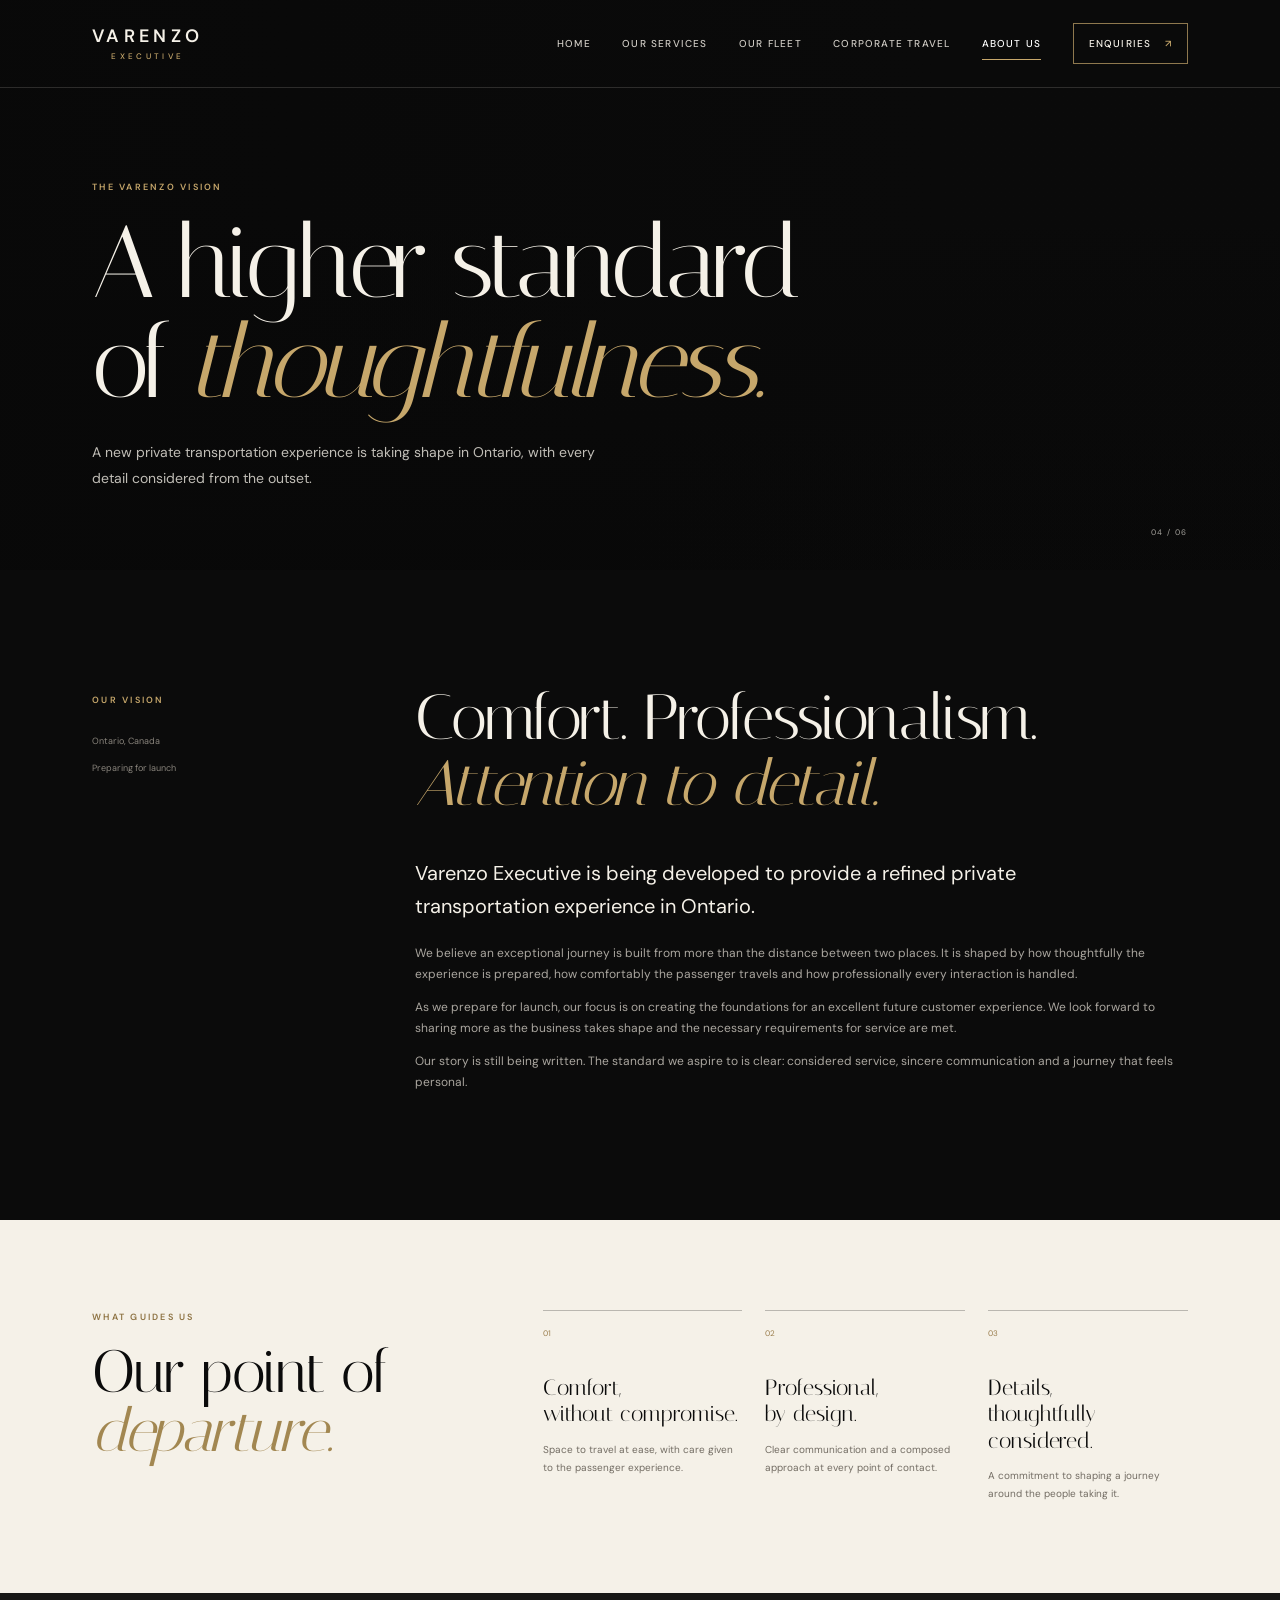
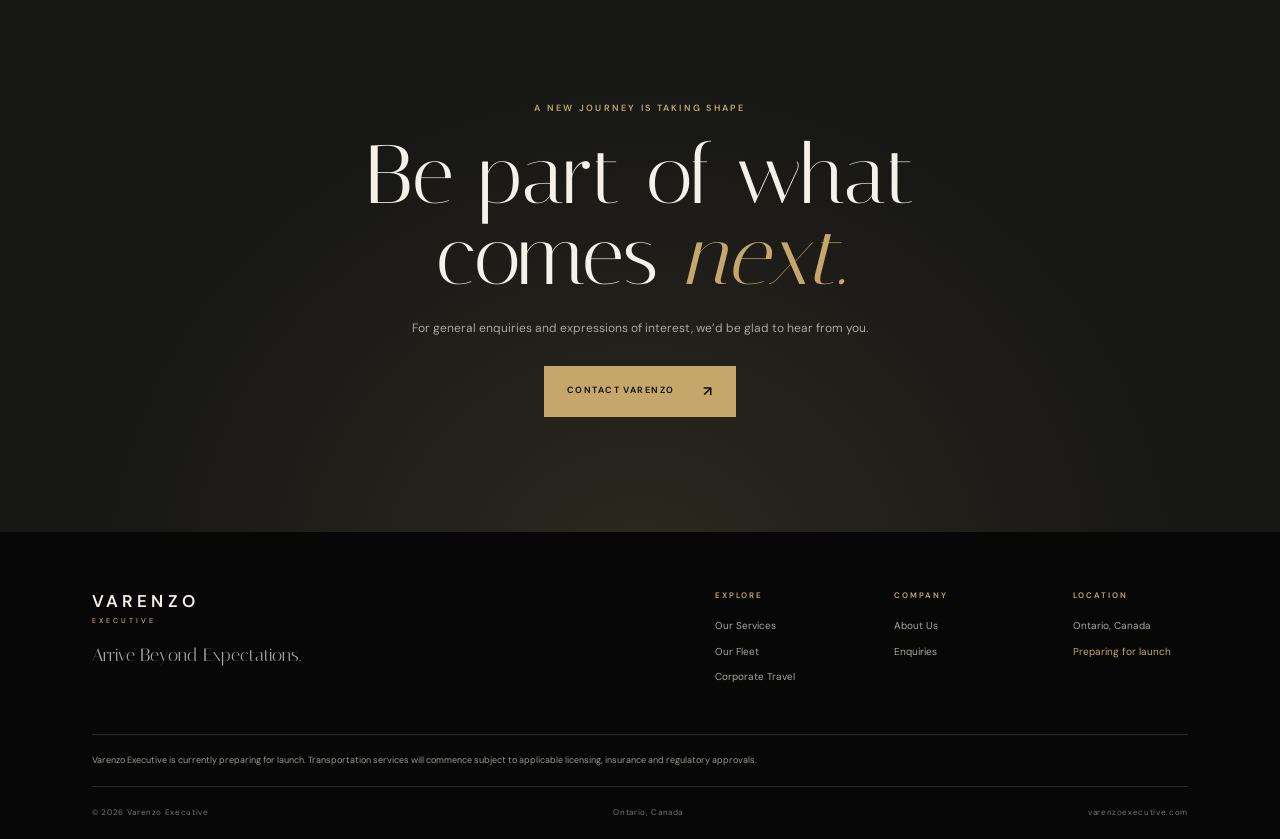
<file: about.html>
<!doctype html>
<html lang="en">
<head>
  <meta charset="utf-8"><meta name="viewport" content="width=device-width, initial-scale=1">
  <title>About Us | Varenzo Executive</title>
  <meta name="description" content="Learn about the vision behind Varenzo Executive, a private transportation company being developed in Ontario with comfort, professionalism and attention to detail at its heart.">
  <meta name="theme-color" content="#0b0b0b"><meta property="og:type" content="website"><meta property="og:title" content="About Varenzo Executive"><meta property="og:description" content="A refined transportation experience is taking shape in Ontario."><meta property="og:url" content="https://varenzoexecutive.com/about.html">
  <link rel="preconnect" href="https://fonts.googleapis.com"><link rel="preconnect" href="https://fonts.gstatic.com" crossorigin><link href="https://fonts.googleapis.com/css2?family=DM+Sans:wght@400;500;600;700&family=Italiana&display=swap" rel="stylesheet"><link rel="stylesheet" href="css/style.css"><script src="js/script.js" defer></script>
</head>
<body>
  <a class="skip-link" href="#main">Skip to content</a>
  <header class="site-header"><a class="wordmark" href="index.html" aria-label="Varenzo Executive home"><span>VARENZO</span><small>EXECUTIVE</small></a><button class="menu-toggle" type="button" aria-expanded="false" aria-controls="primary-navigation" aria-label="Open navigation"><span></span><span></span></button><nav class="primary-navigation" id="primary-navigation" aria-label="Main navigation"><a href="index.html">Home</a><a href="services.html">Our Services</a><a href="fleet.html">Our Fleet</a><a href="corporate.html">Corporate Travel</a><a href="about.html" aria-current="page">About Us</a><a class="nav-enquire" href="contact.html">Enquiries <span aria-hidden="true">↗</span></a></nav></header>
  <main id="main">
    <section class="page-hero page-hero-about"><div class="page-hero-inner"><p class="eyebrow">The Varenzo vision</p><h1>A higher standard<br>of <em>thoughtfulness.</em></h1><p class="hero-copy">A new private transportation experience is taking shape in Ontario, with every detail considered from the outset.</p></div><span class="page-hero-mark">04 / 06</span></section>
    <section class="about-story section-pad"><div class="story-label reveal"><p class="eyebrow gold-text">Our vision</p><span>Ontario, Canada<br>Preparing for launch</span></div><div class="story-content reveal"><h2>Comfort. Professionalism.<br><em>Attention to detail.</em></h2><p class="lead">Varenzo Executive is being developed to provide a refined private transportation experience in Ontario.</p><p>We believe an exceptional journey is built from more than the distance between two places. It is shaped by how thoughtfully the experience is prepared, how comfortably the passenger travels and how professionally every interaction is handled.</p><p>As we prepare for launch, our focus is on creating the foundations for an excellent future customer experience. We look forward to sharing more as the business takes shape and the necessary requirements for service are met.</p><p>Our story is still being written. The standard we aspire to is clear: considered service, sincere communication and a journey that feels personal.</p></div></section>
    <section class="principles-section"><div class="principles-heading reveal"><p class="eyebrow gold-text">What guides us</p><h2>Our point of<br><em>departure.</em></h2></div><div class="principles-grid"><article class="principle reveal"><span>01</span><h3>Comfort,<br>without compromise.</h3><p>Space to travel at ease, with care given to the passenger experience.</p></article><article class="principle reveal"><span>02</span><h3>Professional,<br>by design.</h3><p>Clear communication and a composed approach at every point of contact.</p></article><article class="principle reveal"><span>03</span><h3>Details,<br>thoughtfully considered.</h3><p>A commitment to shaping a journey around the people taking it.</p></article></div></section>
    <section class="home-cta reveal"><p class="eyebrow">A new journey is taking shape</p><h2>Be part of what<br>comes <em>next.</em></h2><p>For general enquiries and expressions of interest, we’d be glad to hear from you.</p><a class="button button-gold" href="contact.html">Contact Varenzo <span aria-hidden="true">↗</span></a></section>
  </main>
  <footer class="site-footer"><div class="footer-main"><div><a class="wordmark footer-wordmark" href="index.html"><span>VARENZO</span><small>EXECUTIVE</small></a><p class="footer-tagline">Arrive Beyond Expectations.</p></div><div class="footer-links"><div><p class="eyebrow">Explore</p><a href="services.html">Our Services</a><a href="fleet.html">Our Fleet</a><a href="corporate.html">Corporate Travel</a></div><div><p class="eyebrow">Company</p><a href="about.html">About Us</a><a href="contact.html">Enquiries</a></div><div><p class="eyebrow">Location</p><span>Ontario, Canada</span><span class="footer-status">Preparing for launch</span></div></div></div><div class="footer-notice">Varenzo Executive is currently preparing for launch. Transportation services will commence subject to applicable licensing, insurance and regulatory approvals.</div><div class="footer-bottom"><span>© <span data-year></span> Varenzo Executive</span><span>Ontario, Canada</span><a href="https://varenzoexecutive.com/">varenzoexecutive.com</a></div></footer>
</body>
</html>
</file>
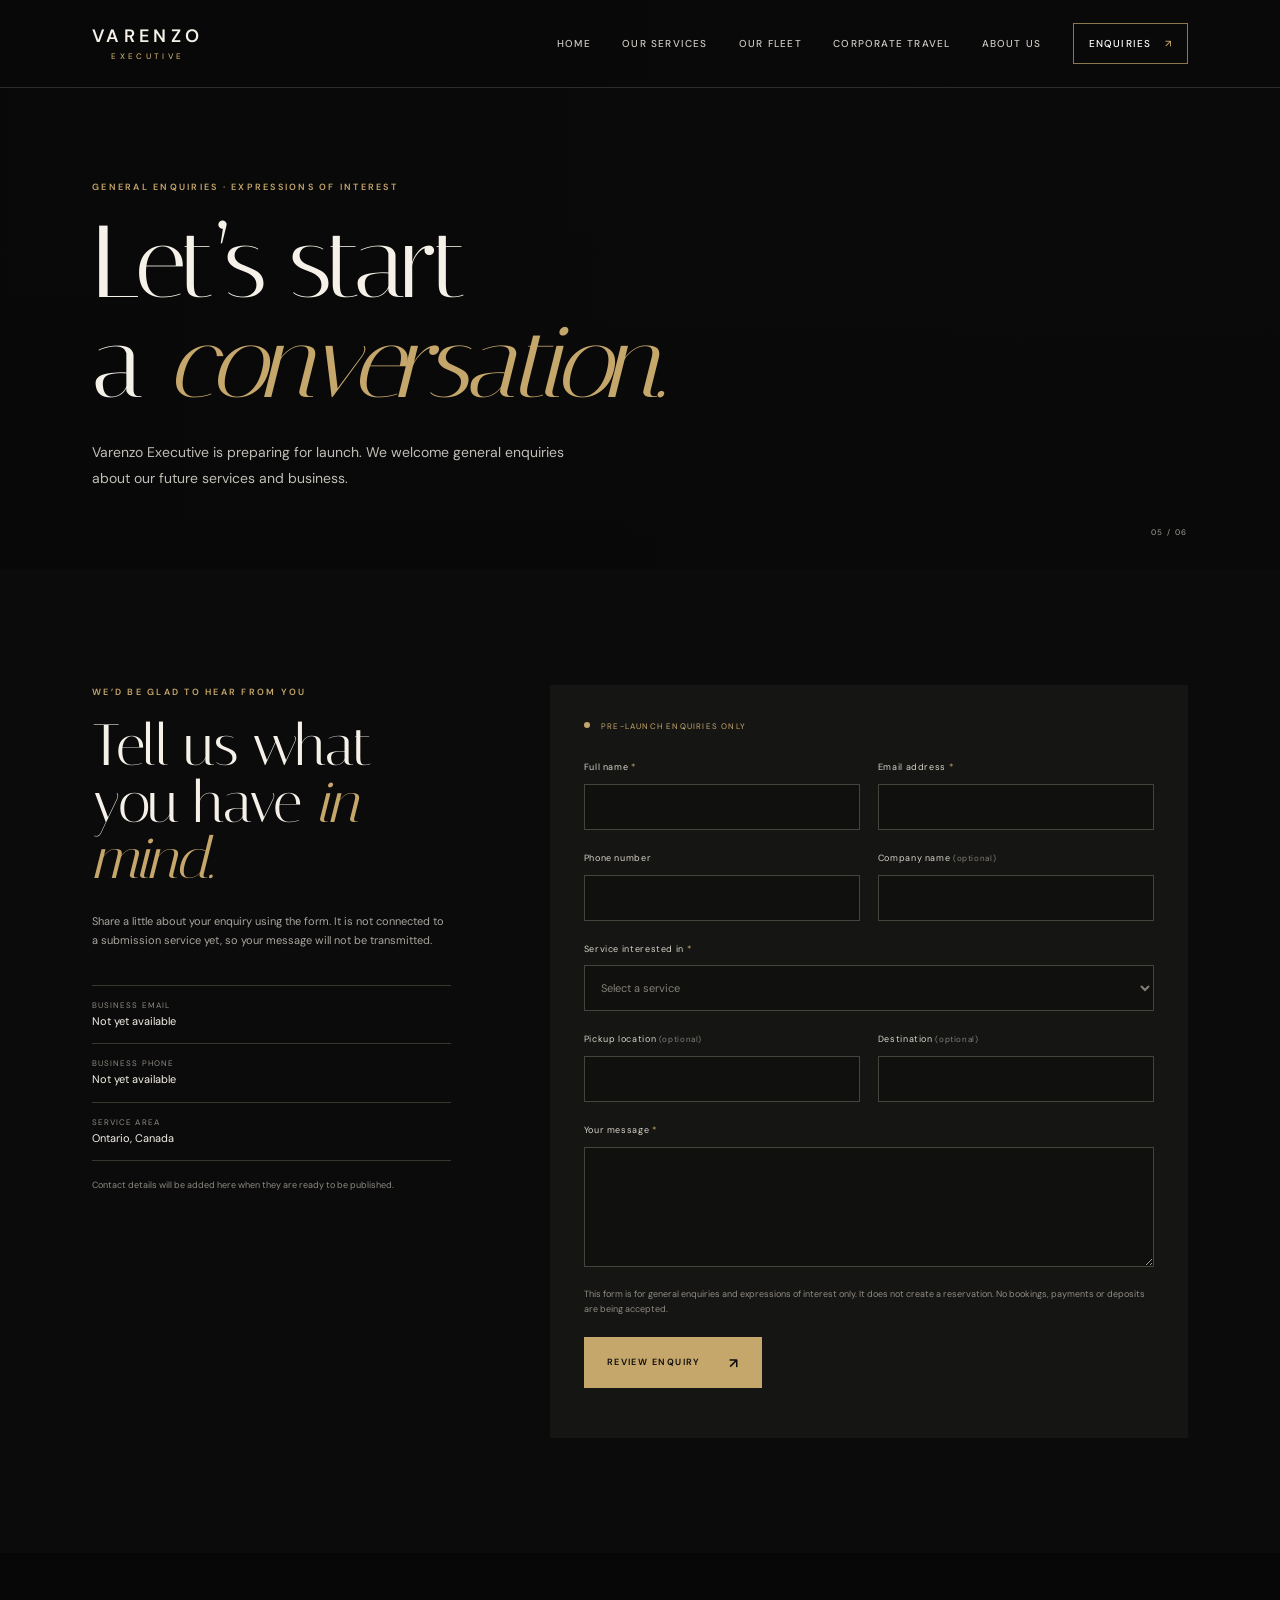
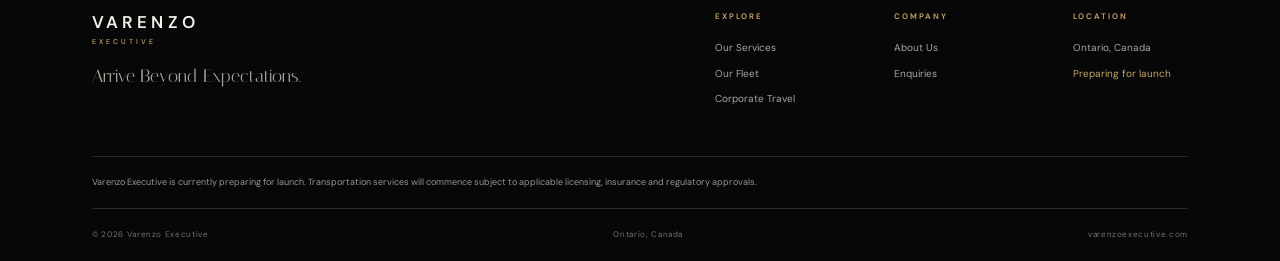
<file: contact.html>
<!doctype html>
<html lang="en">
<head>
  <meta charset="utf-8"><meta name="viewport" content="width=device-width, initial-scale=1">
  <title>Enquiries | Varenzo Executive</title>
  <meta name="description" content="Contact Varenzo Executive with a general enquiry or expression of interest as the Ontario private transportation company prepares for launch.">
  <meta name="theme-color" content="#0b0b0b"><meta property="og:type" content="website"><meta property="og:title" content="Enquiries | Varenzo Executive"><meta property="og:description" content="General enquiries and expressions of interest as Varenzo Executive prepares to launch."><meta property="og:url" content="https://varenzoexecutive.com/contact.html">
  <link rel="preconnect" href="https://fonts.googleapis.com"><link rel="preconnect" href="https://fonts.gstatic.com" crossorigin><link href="https://fonts.googleapis.com/css2?family=DM+Sans:wght@400;500;600;700&family=Italiana&display=swap" rel="stylesheet"><link rel="stylesheet" href="css/style.css"><script src="js/script.js" defer></script>
</head>
<body>
  <a class="skip-link" href="#main">Skip to content</a>
  <header class="site-header"><a class="wordmark" href="index.html" aria-label="Varenzo Executive home"><span>VARENZO</span><small>EXECUTIVE</small></a><button class="menu-toggle" type="button" aria-expanded="false" aria-controls="primary-navigation" aria-label="Open navigation"><span></span><span></span></button><nav class="primary-navigation" id="primary-navigation" aria-label="Main navigation"><a href="index.html">Home</a><a href="services.html">Our Services</a><a href="fleet.html">Our Fleet</a><a href="corporate.html">Corporate Travel</a><a href="about.html">About Us</a><a class="nav-enquire" href="contact.html" aria-current="page">Enquiries <span aria-hidden="true">↗</span></a></nav></header>
  <main id="main">
    <section class="page-hero page-hero-contact"><div class="page-hero-inner"><p class="eyebrow">General enquiries · Expressions of interest</p><h1>Let’s start<br>a <em>conversation.</em></h1><p class="hero-copy">Varenzo Executive is preparing for launch. We welcome general enquiries about our future services and business.</p></div><span class="page-hero-mark">05 / 06</span></section>
    <section class="contact-section section-pad">
      <div class="contact-aside reveal"><p class="eyebrow gold-text">We’d be glad to hear from you</p><h2>Tell us what<br>you have <em>in mind.</em></h2><p>Share a little about your enquiry using the form. It is not connected to a submission service yet, so your message will not be transmitted.</p><div class="contact-details"><div><span>Business email</span><strong>Not yet available</strong></div><div><span>Business phone</span><strong>Not yet available</strong></div><div><span>Service area</span><strong>Ontario, Canada</strong></div></div><p class="small-note">Contact details will be added here when they are ready to be published.</p></div>
      <div class="contact-form-wrap reveal"><div class="form-prelaunch"><span class="status-dot"></span> Pre-launch enquiries only</div>
        <form id="enquiry-form">
          <div class="form-grid">
            <div class="form-field"><label for="full-name">Full name <span>*</span></label><input id="full-name" name="name" type="text" autocomplete="name" required></div>
            <div class="form-field"><label for="email">Email address <span>*</span></label><input id="email" name="email" type="email" autocomplete="email" required></div>
            <div class="form-field"><label for="phone">Phone number</label><input id="phone" name="phone" type="tel" autocomplete="tel"></div>
            <div class="form-field"><label for="company">Company name <span class="optional">(optional)</span></label><input id="company" name="company" type="text" autocomplete="organization"></div>
            <div class="form-field form-wide"><label for="service">Service interested in <span>*</span></label><select id="service" name="service" required><option value="" disabled selected>Select a service</option><option>Executive Chauffeur Services</option><option>Corporate Transportation</option><option>Airport Transfers</option><option>Private Intercity Transportation</option><option>Long-Distance Travel</option><option>Special Occasion Transportation</option><option>General Business Enquiry</option><option>Other</option></select></div>
            <div class="form-field"><label for="pickup">Pickup location <span class="optional">(optional)</span></label><input id="pickup" name="pickup" type="text" autocomplete="off"></div>
            <div class="form-field"><label for="destination">Destination <span class="optional">(optional)</span></label><input id="destination" name="destination" type="text" autocomplete="off"></div>
            <div class="form-field form-wide"><label for="message">Your message <span>*</span></label><textarea id="message" name="message" rows="5" required></textarea></div>
          </div>
          <p class="form-disclaimer">This form is for general enquiries and expressions of interest only. It does not create a reservation. No bookings, payments or deposits are being accepted.</p>
          <button class="button button-gold form-submit" type="submit">Review enquiry <span aria-hidden="true">↗</span></button>
          <p class="form-status" id="form-status" role="status" aria-live="polite"></p>
        </form>
      </div>
    </section>
  </main>
  <footer class="site-footer"><div class="footer-main"><div><a class="wordmark footer-wordmark" href="index.html"><span>VARENZO</span><small>EXECUTIVE</small></a><p class="footer-tagline">Arrive Beyond Expectations.</p></div><div class="footer-links"><div><p class="eyebrow">Explore</p><a href="services.html">Our Services</a><a href="fleet.html">Our Fleet</a><a href="corporate.html">Corporate Travel</a></div><div><p class="eyebrow">Company</p><a href="about.html">About Us</a><a href="contact.html">Enquiries</a></div><div><p class="eyebrow">Location</p><span>Ontario, Canada</span><span class="footer-status">Preparing for launch</span></div></div></div><div class="footer-notice">Varenzo Executive is currently preparing for launch. Transportation services will commence subject to applicable licensing, insurance and regulatory approvals.</div><div class="footer-bottom"><span>© <span data-year></span> Varenzo Executive</span><span>Ontario, Canada</span><a href="https://varenzoexecutive.com/">varenzoexecutive.com</a></div></footer>
</body>
</html>
</file>
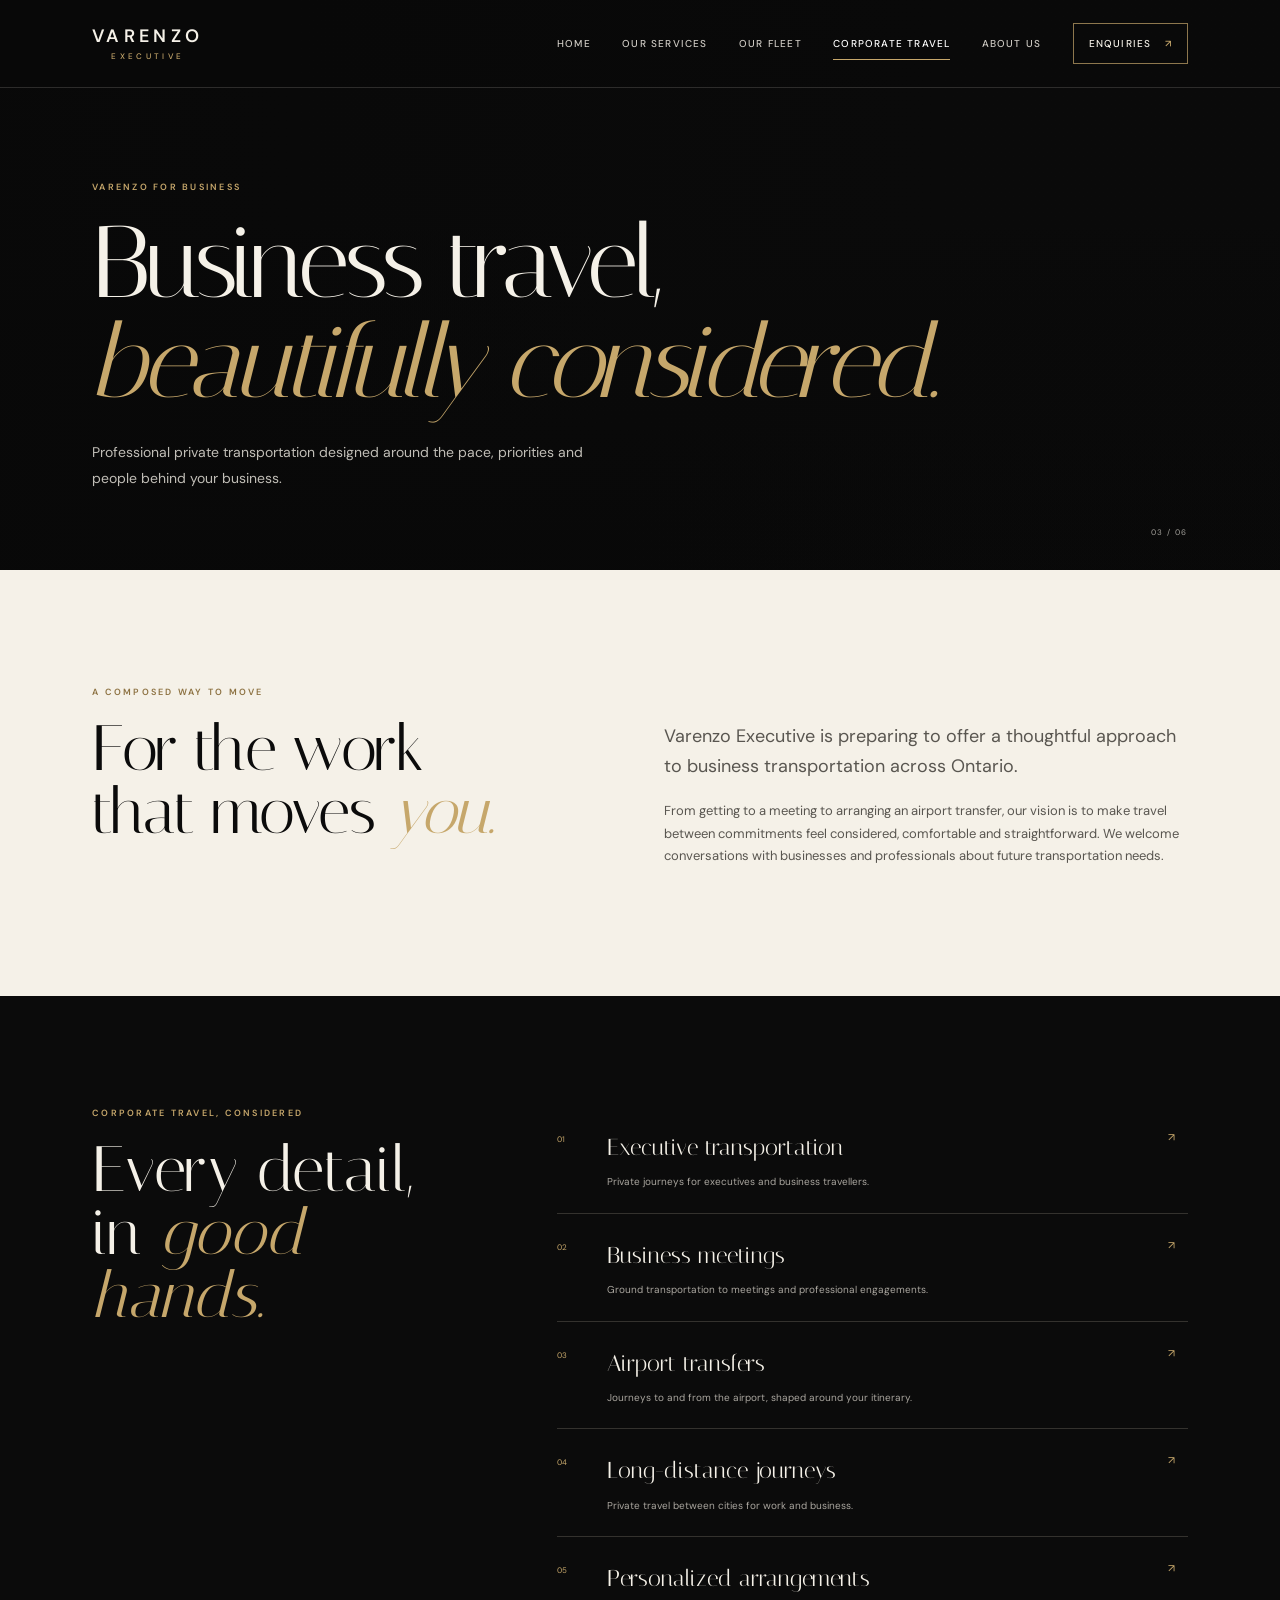
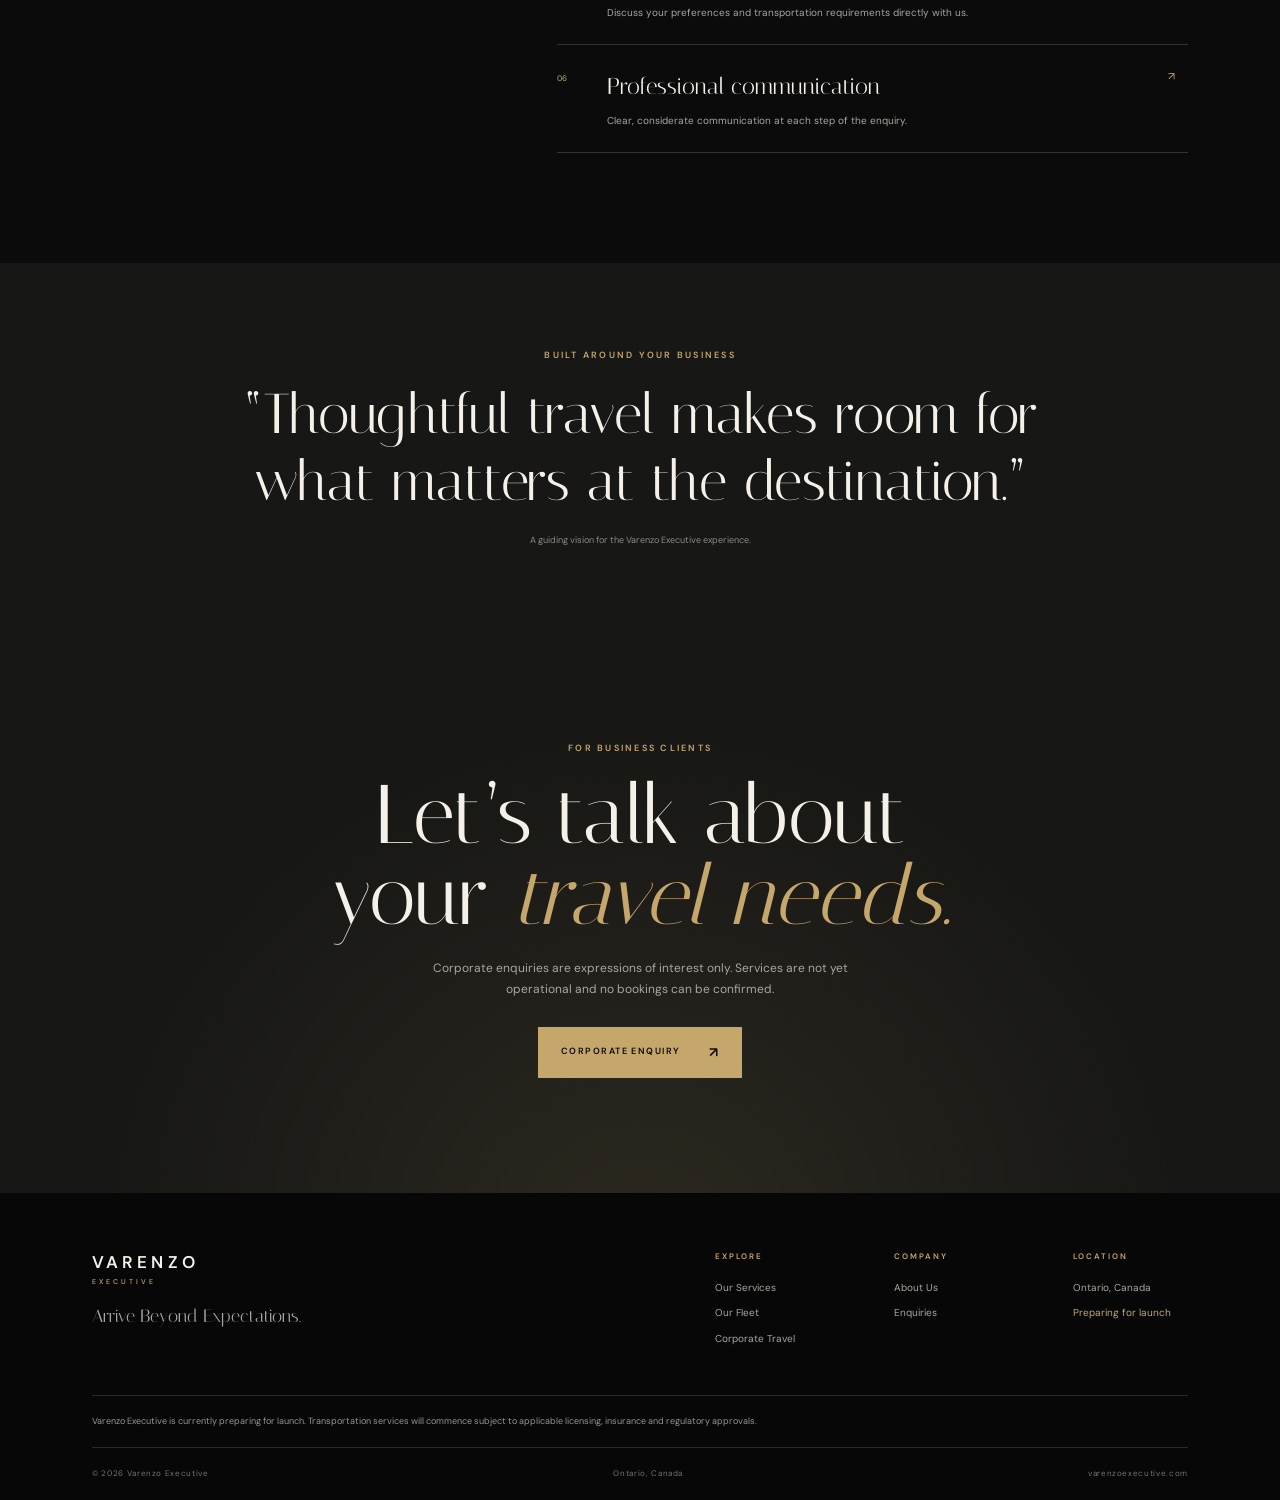
<file: corporate.html>
<!doctype html>
<html lang="en">
<head>
  <meta charset="utf-8"><meta name="viewport" content="width=device-width, initial-scale=1">
  <title>Corporate Travel | Varenzo Executive</title>
  <meta name="description" content="Varenzo Executive is preparing a professional private transportation experience for business travellers in Ontario. Enquire about future corporate travel arrangements.">
  <meta name="theme-color" content="#0b0b0b"><meta property="og:type" content="website"><meta property="og:title" content="Corporate Travel | Varenzo Executive"><meta property="og:description" content="Executive transportation, considered around the way business moves."><meta property="og:url" content="https://varenzoexecutive.com/corporate.html">
  <link rel="preconnect" href="https://fonts.googleapis.com"><link rel="preconnect" href="https://fonts.gstatic.com" crossorigin><link href="https://fonts.googleapis.com/css2?family=DM+Sans:wght@400;500;600;700&family=Italiana&display=swap" rel="stylesheet"><link rel="stylesheet" href="css/style.css"><script src="js/script.js" defer></script>
</head>
<body>
  <a class="skip-link" href="#main">Skip to content</a>
  <header class="site-header"><a class="wordmark" href="index.html" aria-label="Varenzo Executive home"><span>VARENZO</span><small>EXECUTIVE</small></a><button class="menu-toggle" type="button" aria-expanded="false" aria-controls="primary-navigation" aria-label="Open navigation"><span></span><span></span></button><nav class="primary-navigation" id="primary-navigation" aria-label="Main navigation"><a href="index.html">Home</a><a href="services.html">Our Services</a><a href="fleet.html">Our Fleet</a><a href="corporate.html" aria-current="page">Corporate Travel</a><a href="about.html">About Us</a><a class="nav-enquire" href="contact.html">Enquiries <span aria-hidden="true">↗</span></a></nav></header>
  <main id="main">
    <section class="page-hero page-hero-corporate"><div class="page-hero-inner"><p class="eyebrow">Varenzo for business</p><h1>Business travel,<br><em>beautifully considered.</em></h1><p class="hero-copy">Professional private transportation designed around the pace, priorities and people behind your business.</p></div><span class="page-hero-mark">03 / 06</span></section>
    <section class="corporate-intro section-pad reveal"><p class="eyebrow gold-text">A composed way to move</p><div class="intro-grid"><h2>For the work<br>that moves <em>you.</em></h2><div><p class="lead">Varenzo Executive is preparing to offer a thoughtful approach to business transportation across Ontario.</p><p>From getting to a meeting to arranging an airport transfer, our vision is to make travel between commitments feel considered, comfortable and straightforward. We welcome conversations with businesses and professionals about future transportation needs.</p></div></div></section>
    <section class="corporate-offerings"><div class="corporate-offering-intro reveal"><p class="eyebrow gold-text">Corporate travel, considered</p><h2>Every detail,<br>in <em>good hands.</em></h2></div><div class="offering-list"><article class="offering-item reveal"><span>01</span><div><h3>Executive transportation</h3><p>Private journeys for executives and business travellers.</p></div><b aria-hidden="true">↗</b></article><article class="offering-item reveal"><span>02</span><div><h3>Business meetings</h3><p>Ground transportation to meetings and professional engagements.</p></div><b aria-hidden="true">↗</b></article><article class="offering-item reveal"><span>03</span><div><h3>Airport transfers</h3><p>Journeys to and from the airport, shaped around your itinerary.</p></div><b aria-hidden="true">↗</b></article><article class="offering-item reveal"><span>04</span><div><h3>Long-distance journeys</h3><p>Private travel between cities for work and business.</p></div><b aria-hidden="true">↗</b></article><article class="offering-item reveal"><span>05</span><div><h3>Personalized arrangements</h3><p>Discuss your preferences and transportation requirements directly with us.</p></div><b aria-hidden="true">↗</b></article><article class="offering-item reveal"><span>06</span><div><h3>Professional communication</h3><p>Clear, considerate communication at each step of the enquiry.</p></div><b aria-hidden="true">↗</b></article></div></section>
    <section class="corporate-quote"><p class="eyebrow gold-text">Built around your business</p><p class="quote-text">“Thoughtful travel makes room for what matters at the destination.”</p><p class="small-note">A guiding vision for the Varenzo Executive experience.</p></section>
    <section class="home-cta reveal" id="corporate-enquiry"><p class="eyebrow">For business clients</p><h2>Let’s talk about<br>your <em>travel needs.</em></h2><p>Corporate enquiries are expressions of interest only. Services are not yet operational and no bookings can be confirmed.</p><a class="button button-gold" href="contact.html?interest=Corporate%20Transportation">Corporate enquiry <span aria-hidden="true">↗</span></a></section>
  </main>
  <footer class="site-footer"><div class="footer-main"><div><a class="wordmark footer-wordmark" href="index.html"><span>VARENZO</span><small>EXECUTIVE</small></a><p class="footer-tagline">Arrive Beyond Expectations.</p></div><div class="footer-links"><div><p class="eyebrow">Explore</p><a href="services.html">Our Services</a><a href="fleet.html">Our Fleet</a><a href="corporate.html">Corporate Travel</a></div><div><p class="eyebrow">Company</p><a href="about.html">About Us</a><a href="contact.html">Enquiries</a></div><div><p class="eyebrow">Location</p><span>Ontario, Canada</span><span class="footer-status">Preparing for launch</span></div></div></div><div class="footer-notice">Varenzo Executive is currently preparing for launch. Transportation services will commence subject to applicable licensing, insurance and regulatory approvals.</div><div class="footer-bottom"><span>© <span data-year></span> Varenzo Executive</span><span>Ontario, Canada</span><a href="https://varenzoexecutive.com/">varenzoexecutive.com</a></div></footer>
</body>
</html>
</file>
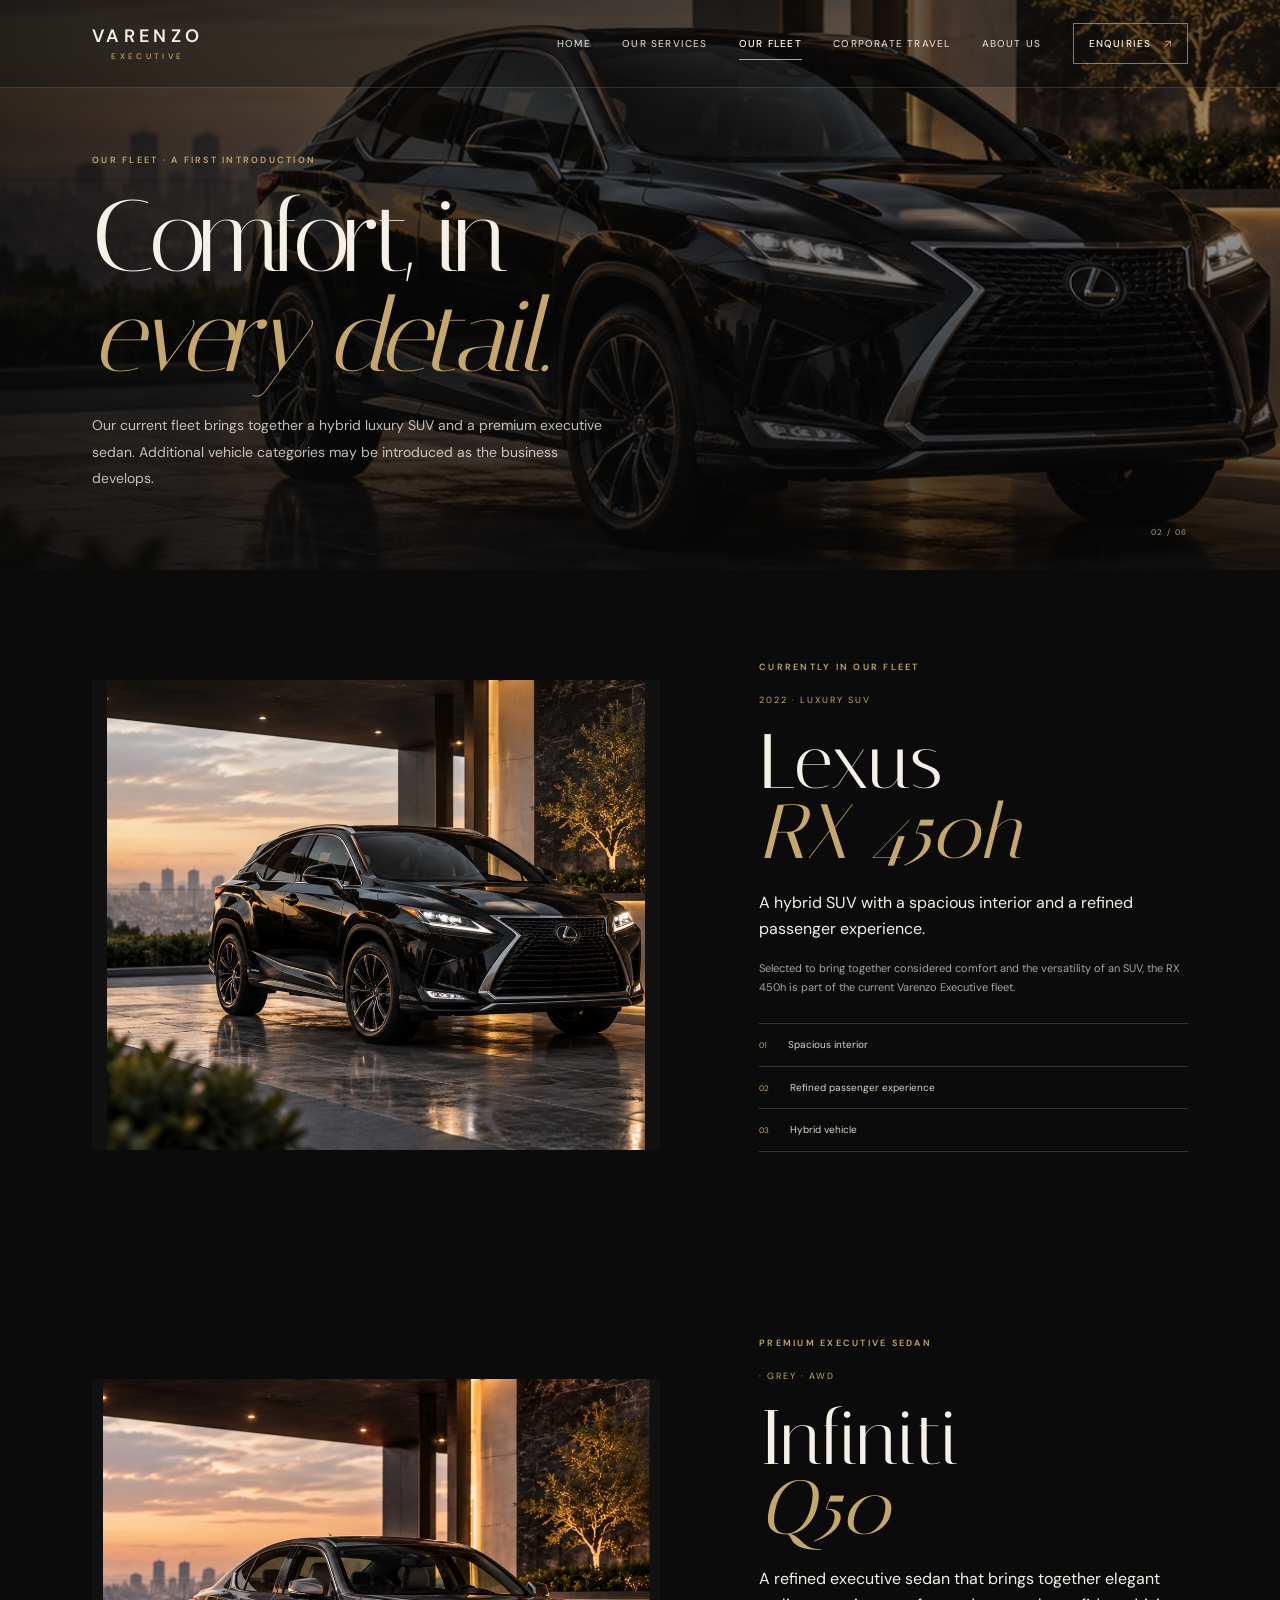
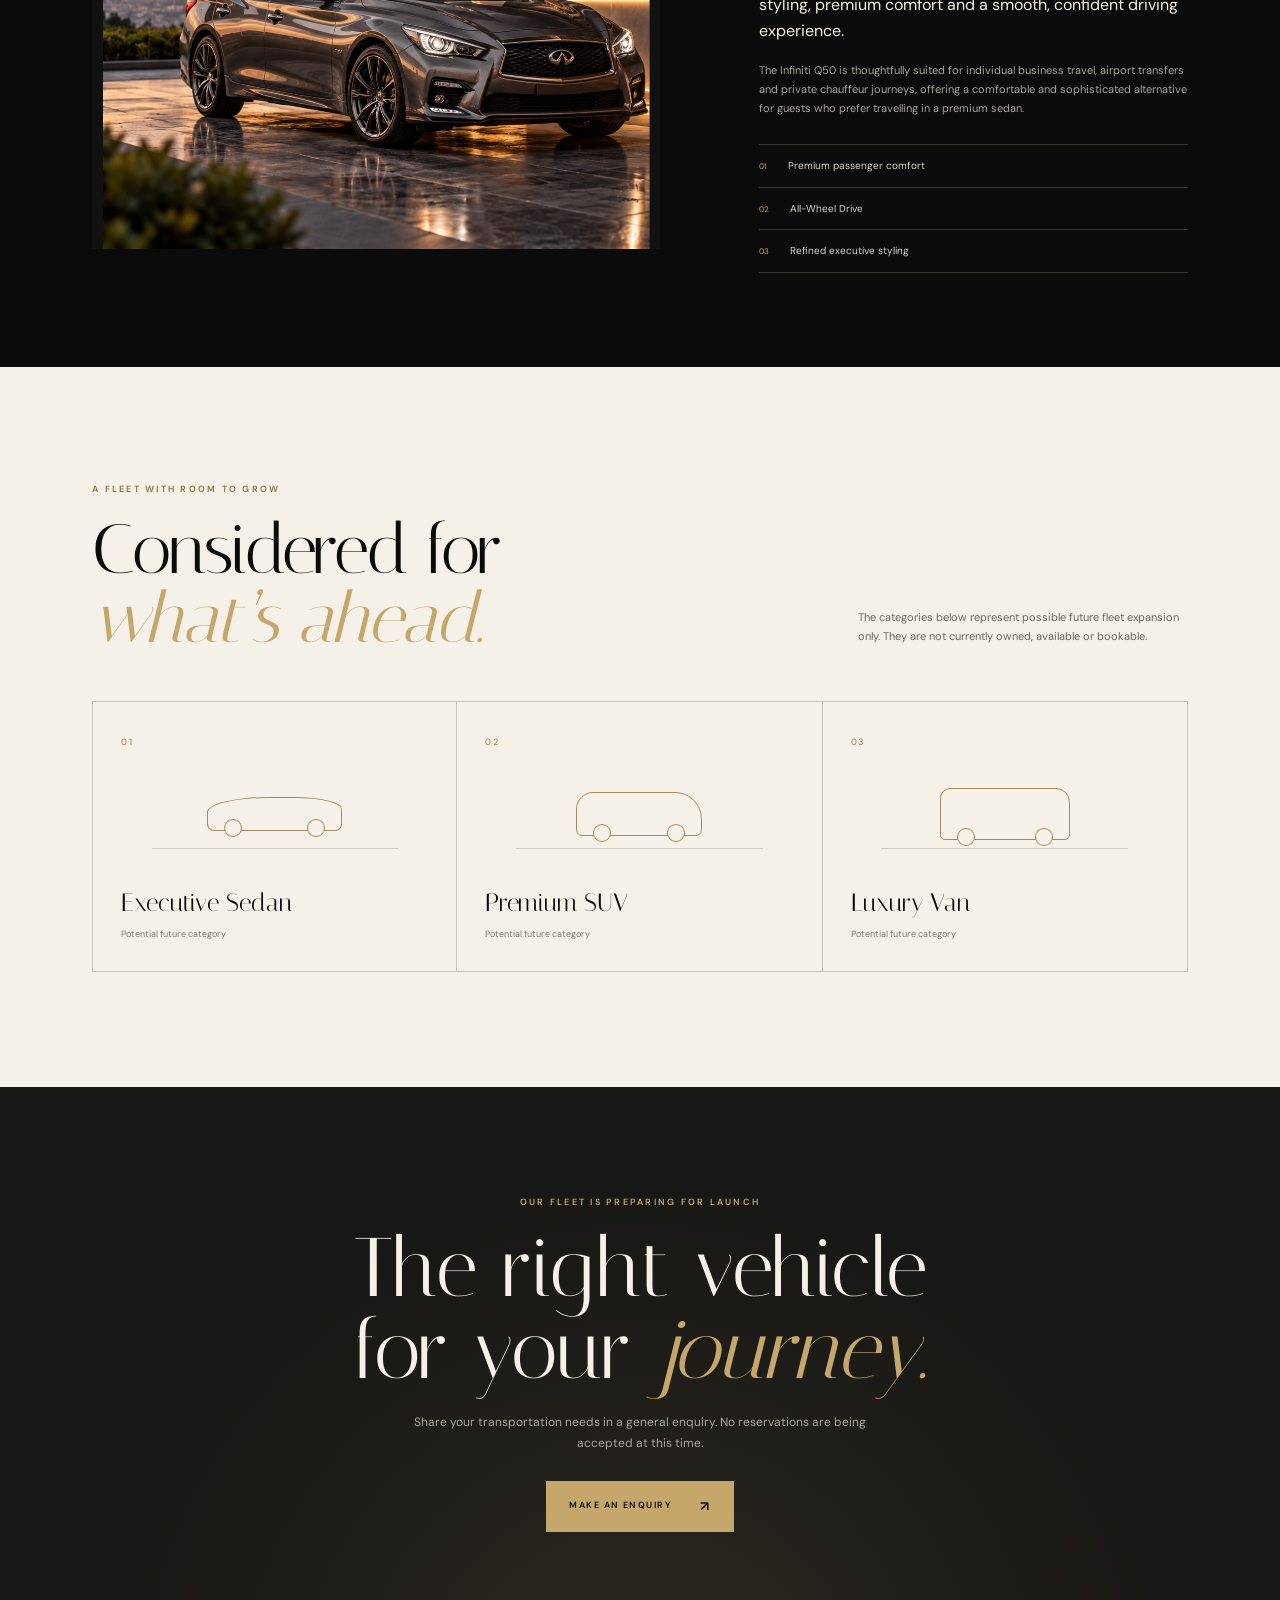
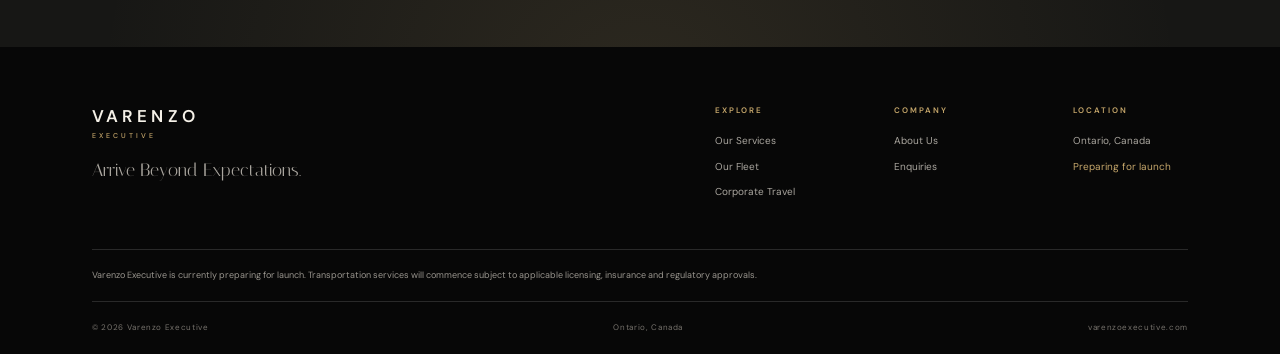
<file: fleet.html>
<!doctype html>
<html lang="en">
<head>
  <meta charset="utf-8"><meta name="viewport" content="width=device-width, initial-scale=1">
  <title>Our Fleet | Varenzo Executive</title>
  <meta name="description" content="Meet the Lexus RX 450h and Infiniti Q50 AWD in the Varenzo Executive fleet, and explore categories the fleet may expand into in future.">
  <meta name="theme-color" content="#0b0b0b"><meta property="og:type" content="website"><meta property="og:title" content="Our Fleet | Varenzo Executive"><meta property="og:description" content="A considered introduction to our current vehicle and future fleet categories."><meta property="og:url" content="https://varenzoexecutive.com/fleet.html">
  <link rel="preconnect" href="https://fonts.googleapis.com"><link rel="preconnect" href="https://fonts.gstatic.com" crossorigin><link href="https://fonts.googleapis.com/css2?family=DM+Sans:wght@400;500;600;700&family=Italiana&display=swap" rel="stylesheet"><link rel="stylesheet" href="css/style.css"><script src="js/script.js" defer></script>
</head>
<body>
  <a class="skip-link" href="#main">Skip to content</a>
  <header class="site-header"><a class="wordmark" href="index.html" aria-label="Varenzo Executive home"><span>VARENZO</span><small>EXECUTIVE</small></a><button class="menu-toggle" type="button" aria-expanded="false" aria-controls="primary-navigation" aria-label="Open navigation"><span></span><span></span></button><nav class="primary-navigation" id="primary-navigation" aria-label="Main navigation"><a href="index.html">Home</a><a href="services.html">Our Services</a><a href="fleet.html" aria-current="page">Our Fleet</a><a href="corporate.html">Corporate Travel</a><a href="about.html">About Us</a><a class="nav-enquire" href="contact.html">Enquiries <span aria-hidden="true">↗</span></a></nav></header>
  <main id="main">
    <section class="page-hero page-hero-fleet"><div class="page-hero-inner"><p class="eyebrow">Our fleet · A first introduction</p><h1>Comfort, in<br><em>every detail.</em></h1><p class="hero-copy">Our current fleet brings together a hybrid luxury SUV and a premium executive sedan. Additional vehicle categories may be introduced as the business develops.</p></div><span class="page-hero-mark">02 / 06</span></section>
    <section class="fleet-main section-pad"><div class="fleet-detail reveal"><div class="fleet-detail-image"><img src="assets/lexus-rx-450h-vehicle.jpg" alt="Black Lexus RX 450h in a luxury driveway at sunset" loading="lazy"></div><div class="fleet-detail-copy"><p class="eyebrow gold-text">Currently in our fleet</p><p class="fleet-year">2022 · LUXURY SUV</p><h2>Lexus<br><em>RX 450h</em></h2><p class="lead">A hybrid SUV with a spacious interior and a refined passenger experience.</p><p>Selected to bring together considered comfort and the versatility of an SUV, the RX 450h is part of the current Varenzo Executive fleet.</p><div class="vehicle-qualities"><span><i>01</i> Spacious interior</span><span><i>02</i> Refined passenger experience</span><span><i>03</i> Hybrid vehicle</span></div></div></div></section>
    <section class="fleet-main section-pad"><div class="fleet-detail reveal"><div class="fleet-detail-image infiniti-image"><img src="assets/infiniti-q50-awd.jpg" alt="Grey Infiniti Q50 AWD in a luxury driveway at sunset" loading="lazy"></div><div class="fleet-detail-copy"><p class="eyebrow gold-text">Premium Executive Sedan</p><p class="fleet-year">· GREY · AWD</p><h2>Infiniti<br><em>Q50</em></h2><p class="lead">A refined executive sedan that brings together elegant styling, premium comfort and a smooth, confident driving experience.</p><p>The Infiniti Q50 is thoughtfully suited for individual business travel, airport transfers and private chauffeur journeys, offering a comfortable and sophisticated alternative for guests who prefer travelling in a premium sedan.</p><div class="vehicle-qualities"><span><i>01</i> Premium passenger comfort</span><span><i>02</i> All-Wheel Drive</span><span><i>03</i> Refined executive styling</span></div></div></div></section>
    <section class="future-fleet section-pad"><div class="section-heading"><div><p class="eyebrow gold-text">A fleet with room to grow</p><h2>Considered for<br><em>what’s ahead.</em></h2></div><p class="section-aside">The categories below represent possible future fleet expansion only. They are not currently owned, available or bookable.</p></div><div class="future-grid"><article class="future-card"><span class="future-index">01</span><div class="future-graphic" aria-hidden="true"><span class="sedan-shape"></span></div><h3>Executive Sedan</h3><p>Potential future category</p></article><article class="future-card"><span class="future-index">02</span><div class="future-graphic" aria-hidden="true"><span class="suv-shape"></span></div><h3>Premium SUV</h3><p>Potential future category</p></article><article class="future-card"><span class="future-index">03</span><div class="future-graphic" aria-hidden="true"><span class="van-shape"></span></div><h3>Luxury Van</h3><p>Potential future category</p></article></div></section>
    <section class="home-cta reveal"><p class="eyebrow">Our fleet is preparing for launch</p><h2>The right vehicle<br>for your <em>journey.</em></h2><p>Share your transportation needs in a general enquiry. No reservations are being accepted at this time.</p><a class="button button-gold" href="contact.html">Make an enquiry <span aria-hidden="true">↗</span></a></section>
  </main>
  <footer class="site-footer"><div class="footer-main"><div><a class="wordmark footer-wordmark" href="index.html"><span>VARENZO</span><small>EXECUTIVE</small></a><p class="footer-tagline">Arrive Beyond Expectations.</p></div><div class="footer-links"><div><p class="eyebrow">Explore</p><a href="services.html">Our Services</a><a href="fleet.html">Our Fleet</a><a href="corporate.html">Corporate Travel</a></div><div><p class="eyebrow">Company</p><a href="about.html">About Us</a><a href="contact.html">Enquiries</a></div><div><p class="eyebrow">Location</p><span>Ontario, Canada</span><span class="footer-status">Preparing for launch</span></div></div></div><div class="footer-notice">Varenzo Executive is currently preparing for launch. Transportation services will commence subject to applicable licensing, insurance and regulatory approvals.</div><div class="footer-bottom"><span>© <span data-year></span> Varenzo Executive</span><span>Ontario, Canada</span><a href="https://varenzoexecutive.com/">varenzoexecutive.com</a></div></footer>
</body>
</html>
</file>
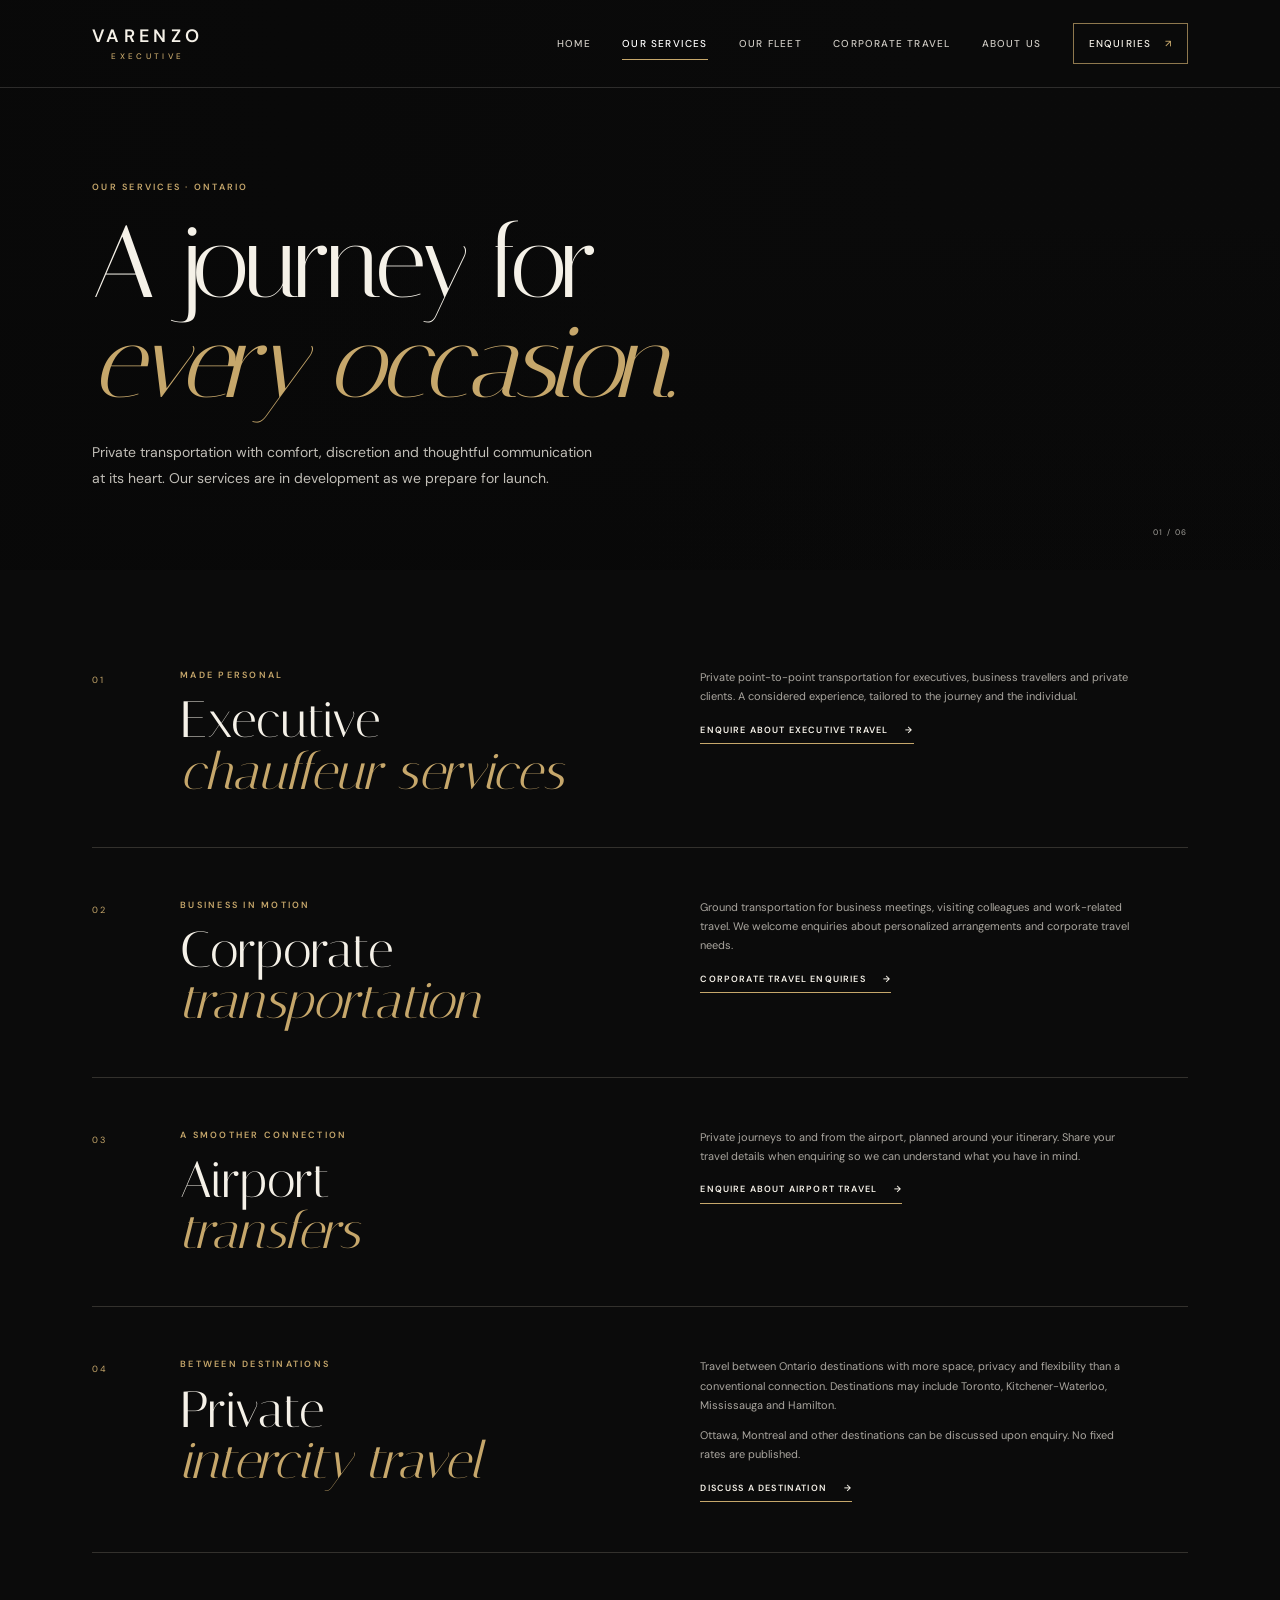
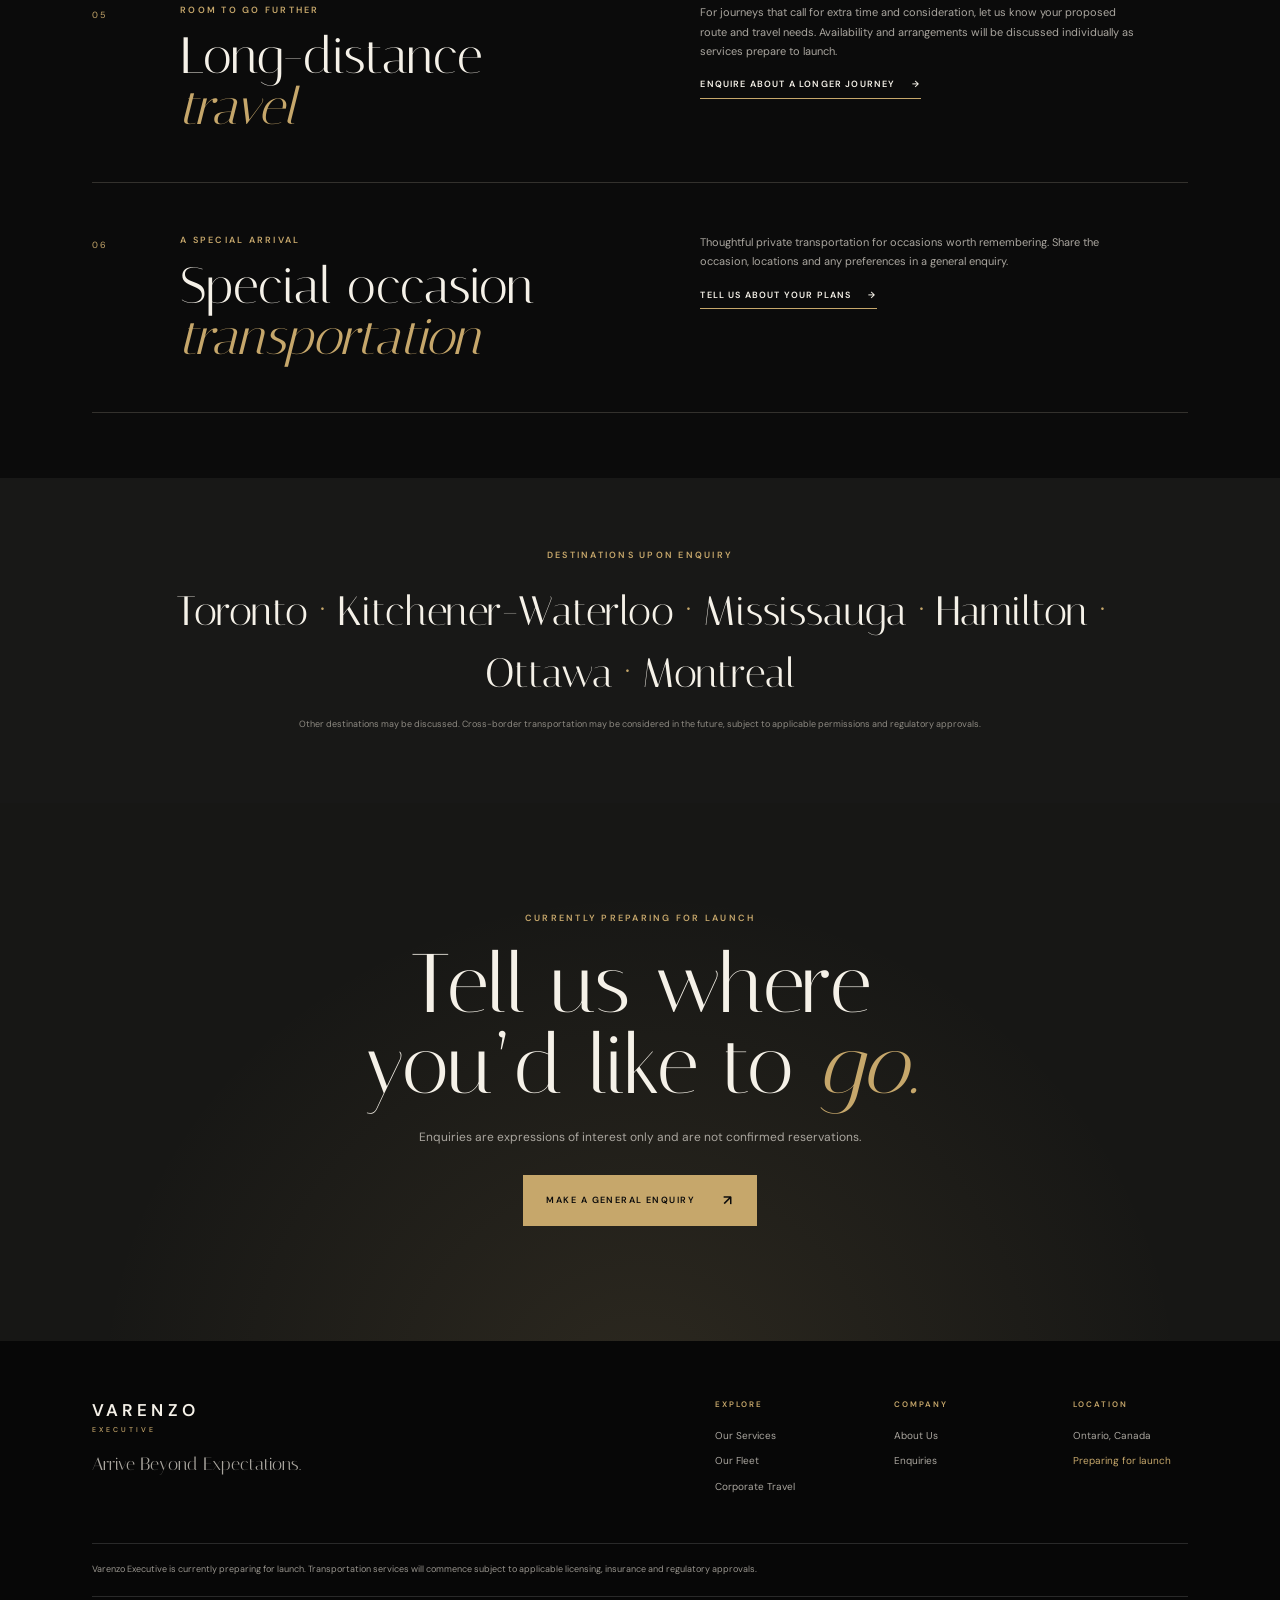
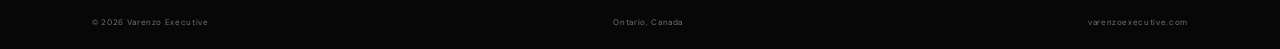
<file: services.html>
<!doctype html>
<html lang="en">
<head>
  <meta charset="utf-8"><meta name="viewport" content="width=device-width, initial-scale=1">
  <title>Our Services | Varenzo Executive</title>
  <meta name="description" content="Explore the executive chauffeur, corporate, airport, intercity and special occasion transportation services Varenzo Executive is preparing to offer in Ontario.">
  <meta name="theme-color" content="#0b0b0b"><meta property="og:type" content="website"><meta property="og:title" content="Our Services | Varenzo Executive"><meta property="og:description" content="A considered approach to private journeys. Services are in development as Varenzo Executive prepares for launch."><meta property="og:url" content="https://varenzoexecutive.com/services.html">
  <link rel="preconnect" href="https://fonts.googleapis.com"><link rel="preconnect" href="https://fonts.gstatic.com" crossorigin><link href="https://fonts.googleapis.com/css2?family=DM+Sans:wght@400;500;600;700&family=Italiana&display=swap" rel="stylesheet"><link rel="stylesheet" href="css/style.css"><script src="js/script.js" defer></script>
</head>
<body>
  <a class="skip-link" href="#main">Skip to content</a>
  <header class="site-header"><a class="wordmark" href="index.html" aria-label="Varenzo Executive home"><span>VARENZO</span><small>EXECUTIVE</small></a><button class="menu-toggle" type="button" aria-expanded="false" aria-controls="primary-navigation" aria-label="Open navigation"><span></span><span></span></button><nav class="primary-navigation" id="primary-navigation" aria-label="Main navigation"><a href="index.html">Home</a><a href="services.html" aria-current="page">Our Services</a><a href="fleet.html">Our Fleet</a><a href="corporate.html">Corporate Travel</a><a href="about.html">About Us</a><a class="nav-enquire" href="contact.html">Enquiries <span aria-hidden="true">↗</span></a></nav></header>
  <main id="main">
    <section class="page-hero page-hero-services"><div class="page-hero-inner"><p class="eyebrow">Our services · Ontario</p><h1>A journey for<br><em>every occasion.</em></h1><p class="hero-copy">Private transportation with comfort, discretion and thoughtful communication at its heart. Our services are in development as we prepare for launch.</p></div><span class="page-hero-mark">01 / 06</span></section>
    <section class="services-list section-pad">
      <article class="service-row reveal" id="executive"><span class="row-index">01</span><div><p class="eyebrow gold-text">Made personal</p><h2>Executive<br><em>chauffeur services</em></h2></div><div class="row-description"><p>Private point-to-point transportation for executives, business travellers and private clients. A considered experience, tailored to the journey and the individual.</p><a class="text-link" href="contact.html">Enquire about executive travel <span aria-hidden="true">→</span></a></div></article>
      <article class="service-row reveal" id="corporate"><span class="row-index">02</span><div><p class="eyebrow gold-text">Business in motion</p><h2>Corporate<br><em>transportation</em></h2></div><div class="row-description"><p>Ground transportation for business meetings, visiting colleagues and work-related travel. We welcome enquiries about personalized arrangements and corporate travel needs.</p><a class="text-link" href="corporate.html">Corporate travel enquiries <span aria-hidden="true">→</span></a></div></article>
      <article class="service-row reveal" id="airport"><span class="row-index">03</span><div><p class="eyebrow gold-text">A smoother connection</p><h2>Airport<br><em>transfers</em></h2></div><div class="row-description"><p>Private journeys to and from the airport, planned around your itinerary. Share your travel details when enquiring so we can understand what you have in mind.</p><a class="text-link" href="contact.html">Enquire about airport travel <span aria-hidden="true">→</span></a></div></article>
      <article class="service-row reveal" id="intercity"><span class="row-index">04</span><div><p class="eyebrow gold-text">Between destinations</p><h2>Private<br><em>intercity travel</em></h2></div><div class="row-description"><p>Travel between Ontario destinations with more space, privacy and flexibility than a conventional connection. Destinations may include Toronto, Kitchener-Waterloo, Mississauga and Hamilton.</p><p>Ottawa, Montreal and other destinations can be discussed upon enquiry. No fixed rates are published.</p><a class="text-link" href="contact.html">Discuss a destination <span aria-hidden="true">→</span></a></div></article>
      <article class="service-row reveal" id="long-distance"><span class="row-index">05</span><div><p class="eyebrow gold-text">Room to go further</p><h2>Long-distance<br><em>travel</em></h2></div><div class="row-description"><p>For journeys that call for extra time and consideration, let us know your proposed route and travel needs. Availability and arrangements will be discussed individually as services prepare to launch.</p><a class="text-link" href="contact.html">Enquire about a longer journey <span aria-hidden="true">→</span></a></div></article>
      <article class="service-row reveal" id="occasions"><span class="row-index">06</span><div><p class="eyebrow gold-text">A special arrival</p><h2>Special occasion<br><em>transportation</em></h2></div><div class="row-description"><p>Thoughtful private transportation for occasions worth remembering. Share the occasion, locations and any preferences in a general enquiry.</p><a class="text-link" href="contact.html">Tell us about your plans <span aria-hidden="true">→</span></a></div></article>
    </section>
    <section class="destination-band"><p class="eyebrow gold-text">Destinations upon enquiry</p><p class="destination-list">Toronto <span>·</span> Kitchener-Waterloo <span>·</span> Mississauga <span>·</span> Hamilton <span>·</span> Ottawa <span>·</span> Montreal</p><p class="small-note">Other destinations may be discussed. Cross-border transportation may be considered in the future, subject to applicable permissions and regulatory approvals.</p></section>
    <section class="home-cta reveal"><p class="eyebrow">Currently preparing for launch</p><h2>Tell us where<br>you’d like to <em>go.</em></h2><p>Enquiries are expressions of interest only and are not confirmed reservations.</p><a class="button button-gold" href="contact.html">Make a general enquiry <span aria-hidden="true">↗</span></a></section>
  </main>
  <footer class="site-footer"><div class="footer-main"><div><a class="wordmark footer-wordmark" href="index.html"><span>VARENZO</span><small>EXECUTIVE</small></a><p class="footer-tagline">Arrive Beyond Expectations.</p></div><div class="footer-links"><div><p class="eyebrow">Explore</p><a href="services.html">Our Services</a><a href="fleet.html">Our Fleet</a><a href="corporate.html">Corporate Travel</a></div><div><p class="eyebrow">Company</p><a href="about.html">About Us</a><a href="contact.html">Enquiries</a></div><div><p class="eyebrow">Location</p><span>Ontario, Canada</span><span class="footer-status">Preparing for launch</span></div></div></div><div class="footer-notice">Varenzo Executive is currently preparing for launch. Transportation services will commence subject to applicable licensing, insurance and regulatory approvals.</div><div class="footer-bottom"><span>© <span data-year></span> Varenzo Executive</span><span>Ontario, Canada</span><a href="https://varenzoexecutive.com/">varenzoexecutive.com</a></div></footer>
</body>
</html>
</file>
<file: css/style.css>
:root {
  color-scheme: dark;
  --black: #0b0b0b;
  --charcoal: #191919;
  --gold: #c6a76b;
  --ivory: #f5f1e8;
  --white: #fff;
  --muted: #aaa69f;
  --serif: "Italiana", "Times New Roman", serif;
  --sans: "DM Sans", Arial, sans-serif;
  --gutter: clamp(1.25rem, 7.2vw, 7.5rem);
}

* { box-sizing: border-box; }
html { scroll-behavior: smooth; scroll-padding-top: 6rem; }
body { margin: 0; background: var(--black); color: var(--ivory); font-family: var(--sans); font-size: 15px; line-height: 1.75; -webkit-font-smoothing: antialiased; }
img { display: block; max-width: 100%; }
a { color: inherit; text-decoration: none; }
button, input, select, textarea { font: inherit; }
button, a { -webkit-tap-highlight-color: transparent; }
::selection { background: var(--gold); color: var(--black); }

.skip-link { position: fixed; z-index: 30; top: .8rem; left: .8rem; padding: .7rem 1rem; background: var(--ivory); color: var(--black); transform: translateY(-160%); }
.skip-link:focus { transform: translateY(0); }
.site-header { height: 88px; position: absolute; z-index: 10; top: 0; left: 0; right: 0; display: flex; align-items: center; justify-content: space-between; padding: 0 var(--gutter); border-bottom: 1px solid rgba(245,241,232,.15); background: rgba(11,11,11,.34); }
.wordmark { display: inline-flex; flex-direction: column; align-items: center; line-height: 1; letter-spacing: .24em; font-size: 18px; font-weight: 600; }
.wordmark small { margin-top: 7px; font-size: 8px; letter-spacing: .42em; font-weight: 500; color: var(--gold); }
.primary-navigation { display: flex; align-items: center; gap: clamp(1.15rem, 2.45vw, 2.5rem); }
.primary-navigation a { position: relative; color: rgba(245,241,232,.83); font-size: 10px; font-weight: 500; letter-spacing: .12em; text-transform: uppercase; transition: color .2s; }
.primary-navigation a:not(.nav-enquire)::after { position: absolute; content: ""; left: 0; right: 0; bottom: -8px; height: 1px; background: var(--gold); transform: scaleX(0); transform-origin: right; transition: transform .25s; }
.primary-navigation a:hover, .primary-navigation a[aria-current="page"] { color: var(--white); }
.primary-navigation a:hover::after, .primary-navigation a[aria-current="page"]::after { transform: scaleX(1); transform-origin: left; }
.primary-navigation .nav-enquire { border: 1px solid rgba(198,167,107,.7); padding: 11px 15px; color: var(--ivory); }
.nav-enquire span { margin-left: 9px; color: var(--gold); }
.menu-toggle { display: none; }

.hero { min-height: min(850px, 100svh); height: 760px; max-height: 980px; position: relative; display: flex; align-items: center; overflow: hidden; }
.hero-image, .hero-shade { position: absolute; inset: 0; width: 100%; height: 100%; }
.hero-image { object-fit: cover; object-position: center 55%; animation: hero-zoom 1.4s ease-out both; }
.hero-shade { background: linear-gradient(90deg, rgba(8,8,8,.87) 0%, rgba(8,8,8,.59) 44%, rgba(8,8,8,.08) 100%), linear-gradient(0deg, rgba(8,8,8,.62), transparent 29%); }
.hero-content { position: relative; z-index: 1; width: min(720px, 75%); margin: 52px 0 0 var(--gutter); animation: rise-in .9s .1s both; }
.eyebrow { margin: 0 0 19px; font-size: 9px; font-weight: 600; letter-spacing: .25em; line-height: 1.6; text-transform: uppercase; color: rgba(245,241,232,.76); }
.gold-text { color: var(--gold); }
h1, h2, h3, p { margin-top: 0; }
h1, h2 { font-weight: 400; }
.hero h1, .page-hero h1 { margin: 0 0 25px; font-family: var(--serif); font-size: clamp(3.8rem, 7.7vw, 7.2rem); line-height: .98; letter-spacing: -.045em; }
h1 em, h2 em { font-weight: 400; color: var(--gold); }
.hero-copy { max-width: 470px; margin-bottom: 34px; color: rgba(245,241,232,.78); font-size: 14px; line-height: 1.9; }
.button { min-height: 51px; display: inline-flex; align-items: center; justify-content: center; gap: 28px; padding: 0 22px; border: 1px solid transparent; font-size: 9px; font-weight: 600; letter-spacing: .16em; text-transform: uppercase; transition: background .25s, color .25s, border-color .25s; }
.button span { font-size: 14px; }
.button-gold { background: var(--gold); color: var(--black); }
.button-gold:hover { background: var(--ivory); }
.button-outline { border-color: rgba(198,167,107,.72); color: var(--ivory); }
.button-outline:hover { background: var(--gold); color: var(--black); }
.hero-foot { position: absolute; bottom: 28px; left: var(--gutter); right: var(--gutter); display: flex; justify-content: space-between; color: rgba(245,241,232,.57); font-size: 8px; letter-spacing: .18em; text-transform: uppercase; }
.launch-pill { position: absolute; z-index: 2; right: var(--gutter); top: 116px; padding: 9px 13px; background: rgba(11,11,11,.55); border: 1px solid rgba(245,241,232,.22); color: var(--ivory); font-size: 8px; letter-spacing: .14em; text-transform: uppercase; }
.launch-pill i, .status-dot { display: inline-block; width: 6px; height: 6px; margin-right: 8px; border-radius: 50%; background: var(--gold); vertical-align: 1px; }
.section-pad { padding: 115px var(--gutter); }
.intro { background: var(--ivory); color: var(--black); }
.intro .eyebrow { color: #8d7242; }
.intro-grid { display: grid; grid-template-columns: .95fr 1.05fr; gap: 9%; align-items: start; }
.intro h2, .section-heading h2, .feature-copy h2, .corporate-intro h2, .about-story h2, .principles-heading h2, .contact-aside h2 { margin: 0; font-family: var(--serif); font-size: clamp(3rem, 5vw, 5rem); line-height: .98; letter-spacing: -.025em; }
.intro h2 em { color: #a28751; }
.intro-grid > div { max-width: 540px; padding-top: 4px; color: #595650; font-size: 13px; }
.lead { font-size: 18px; line-height: 1.65; color: inherit; }
.text-link { display: inline-flex; align-items: center; gap: 17px; margin-top: 18px; padding-bottom: 5px; border-bottom: 1px solid var(--gold); color: inherit; font-size: 9px; font-weight: 600; letter-spacing: .13em; text-transform: uppercase; transition: gap .2s; }
.text-link:hover { gap: 25px; }
.services-preview { padding-bottom: 125px; }
.section-heading { display: flex; justify-content: space-between; align-items: end; margin-bottom: 48px; }
.section-heading .eyebrow { color: var(--gold); }
.section-heading h2 { font-size: clamp(3.2rem, 5.5vw, 5rem); }
.section-heading > .text-link { margin-bottom: 6px; }
.service-cards { display: grid; grid-template-columns: repeat(3, 1fr); border-top: 1px solid rgba(245,241,232,.23); border-bottom: 1px solid rgba(245,241,232,.23); }
.service-card { min-height: 275px; position: relative; padding: 26px 29px 30px; border-right: 1px solid rgba(245,241,232,.18); transition: background .3s; }
.service-card:first-child { border-left: 1px solid rgba(245,241,232,.18); }
.service-card:hover { background: var(--charcoal); }
.card-number { color: var(--gold); font-size: 9px; letter-spacing: .16em; }
.line-icon { position: absolute; top: 25px; right: 28px; color: var(--gold); font-family: var(--serif); font-size: 28px; }
.service-card h3 { margin: 39px 0 12px; font-family: var(--serif); font-size: 31px; font-weight: 400; line-height: 1.04; }
.service-card p { max-width: 245px; margin-bottom: 0; color: var(--muted); font-size: 11px; line-height: 1.8; }
.card-arrow { position: absolute; right: 28px; bottom: 28px; color: var(--gold); }
.fleet-feature { min-height: clamp(590px, 51.2vw, 900px); display: grid; grid-template-columns: 59.4% 40.6%; background: var(--black); }
.fleet-photo { min-height: 0; overflow: hidden; }
.fleet-photo img { width: 100%; height: 100%; object-fit: cover; object-position: center; }
.fleet-copy { align-self: center; padding: 75px clamp(3rem, 6.5vw, 7.25rem); }
.fleet-year { margin: 0 0 19px; color: var(--gold); font-size: 9px; letter-spacing: .22em; }
.fleet-copy h2, .fleet-detail-copy h2 { margin: 0 0 22px; font-family: var(--serif); font-size: clamp(3.5rem, 6vw, 5.8rem); font-weight: 400; line-height: .91; }
.fleet-copy > p:not(.eyebrow):not(.fleet-year) { max-width: 390px; margin-bottom: 29px; color: var(--muted); font-size: 12px; }
.fleet-copy > small { display: block; margin-top: 15px; color: #8f8a82; font-size: 9px; }
.feature-band { display: grid; grid-template-columns: 1fr 1fr; gap: 11%; background: var(--ivory); color: var(--black); }
.feature-copy .eyebrow { color: #8d7242; }
.feature-copy h2 { font-size: clamp(3rem, 4.5vw, 4.5rem); }
.feature-copy > p:not(.eyebrow) { max-width: 400px; margin: 22px 0 10px; color: #615d56; font-size: 12px; }
.feature-copy-border { padding-left: 12%; border-left: 1px solid rgba(20,20,20,.18); }
.feature-copy .text-link { color: var(--black); }
.home-cta { padding: 108px var(--gutter) 115px; text-align: center; background: #171715; background-image: radial-gradient(ellipse at 50% 110%, rgba(198,167,107,.12), transparent 60%); }
.home-cta .eyebrow { color: var(--gold); }
.home-cta h2 { margin: 0 0 20px; font-family: var(--serif); font-size: clamp(3.3rem, 6.5vw, 6rem); font-weight: 400; line-height: .98; }
.home-cta > p:not(.eyebrow) { max-width: 480px; margin: 0 auto 27px; color: var(--muted); font-size: 12px; }

.site-footer { padding: 57px var(--gutter) 20px; background: #070707; }
.footer-main { display: flex; justify-content: space-between; gap: 60px; padding-bottom: 48px; }
.footer-wordmark { align-items: flex-start; font-size: 17px; }
.footer-wordmark small { font-size: 7px; }
.footer-tagline { margin: 16px 0 0; color: var(--muted); font-family: var(--serif); font-size: 18px; }
.footer-links { display: grid; grid-template-columns: repeat(3, minmax(115px, 1fr)); gap: clamp(25px, 5vw, 75px); }
.footer-links > div { display: flex; flex-direction: column; gap: 8px; }
.footer-links .eyebrow { margin-bottom: 8px; color: var(--gold); font-size: 8px; }
.footer-links a, .footer-links span { color: #aaa69f; font-size: 10px; transition: color .2s; }
.footer-links a:hover { color: var(--ivory); }
.footer-links .footer-status { color: var(--gold); }
.footer-notice { padding: 18px 0; border-top: 1px solid #292929; border-bottom: 1px solid #292929; color: #99958e; font-size: 9px; line-height: 1.7; }
.footer-bottom { display: flex; justify-content: space-between; gap: 20px; padding-top: 18px; color: #77736d; font-size: 8px; letter-spacing: .08em; }
.footer-bottom a:hover { color: var(--gold); }

.page-hero { min-height: 570px; position: relative; display: flex; align-items: end; overflow: hidden; background-size: cover; background-position: center; }
.page-hero::before { position: absolute; inset: 0; content: ""; background: linear-gradient(90deg, rgba(8,8,8,.82), rgba(8,8,8,.32) 75%), linear-gradient(0deg, rgba(8,8,8,.55), transparent 65%); }
.page-hero-services { background-image: url("https://images.unsplash.com/photo-1500530855697-b586d89ba3ee?auto=format&fit=crop&w=2000&q=80"); }
.page-hero-fleet { background-image: url("../assets/lexus-rx-450h-vehicle.jpg"); background-position: center 58%; }
.page-hero-fleet::before { background: linear-gradient(90deg, rgba(8,8,8,.82), rgba(8,8,8,.38) 75%), linear-gradient(0deg, rgba(8,8,8,.62), rgba(8,8,8,.08) 65%); }
.page-hero-corporate { background-image: url("https://images.unsplash.com/photo-1486406146926-c627a92ad1ab?auto=format&fit=crop&w=2000&q=80"); }
.page-hero-about { background-image: url("https://images.unsplash.com/photo-1519608487953-e999c86e7455?auto=format&fit=crop&w=2000&q=80"); }
.page-hero-contact { background-image: url("https://images.unsplash.com/photo-1517248135467-4c7edcad34c4?auto=format&fit=crop&w=2000&q=80"); }
.page-hero-inner { z-index: 1; width: min(850px, 80%); margin: 0 0 78px var(--gutter); }
.page-hero-inner .eyebrow { color: var(--gold); }
.page-hero h1 { font-size: clamp(4rem, 8vw, 7rem); }
.page-hero .hero-copy { max-width: 510px; margin-bottom: 0; }
.page-hero-mark { position: absolute; z-index: 1; right: var(--gutter); bottom: 31px; color: rgba(245,241,232,.65); font-size: 8px; letter-spacing: .18em; }
.services-list { padding-top: 48px; padding-bottom: 65px; }
.service-row { display: grid; grid-template-columns: 55px 1fr 1fr; gap: 3%; align-items: start; padding: 50px 0; border-bottom: 1px solid #33312d; scroll-margin-top: 25px; }
.row-index { padding-top: 5px; color: var(--gold); font-size: 9px; letter-spacing: .15em; }
.service-row .eyebrow { margin-bottom: 12px; }
.service-row h2 { margin: 0; font-family: var(--serif); font-size: clamp(2.2rem, 4vw, 3.8rem); font-weight: 400; line-height: 1; }
.service-row h2 em { color: var(--gold); }
.row-description { max-width: 440px; color: var(--muted); font-size: 11px; }
.row-description .text-link { margin-top: 5px; color: var(--ivory); }
.destination-band { padding: 70px var(--gutter); background: #181817; text-align: center; }
.destination-band .eyebrow { color: var(--gold); }
.destination-list { max-width: 950px; margin: 0 auto 13px; color: var(--ivory); font-family: var(--serif); font-size: clamp(1.5rem, 3.2vw, 2.6rem); line-height: 1.5; }
.destination-list span { color: var(--gold); }
.small-note { color: #8e8a82; font-size: 9px; line-height: 1.7; }
.destination-band .small-note { max-width: 700px; margin: 0 auto; }

.fleet-main { padding-top: 90px; padding-bottom: 75px; }
.fleet-detail { display: grid; grid-template-columns: 1.14fr .86fr; gap: 9%; align-items: center; }
.fleet-detail-image { position: relative; min-height: 470px; }
.fleet-detail-image img { width: 100%; height: 470px; object-fit: contain; background: #111; }
.fleet-detail-copy { max-width: 480px; }
.fleet-detail-copy .eyebrow { color: var(--gold); }
.fleet-detail-copy > p:not(.eyebrow):not(.fleet-year):not(.small-note) { color: var(--muted); font-size: 11px; }
.fleet-detail-copy .lead { color: var(--ivory) !important; font-size: 16px !important; }
.vehicle-qualities { display: grid; gap: 0; margin: 26px 0 19px; border-top: 1px solid #37342e; }
.vehicle-qualities span { padding: 12px 0; border-bottom: 1px solid #37342e; color: #dad5cb; font-size: 10px; }
.vehicle-qualities i { margin-right: 18px; color: var(--gold); font-size: 8px; font-style: normal; }
.future-fleet { background: var(--ivory); color: var(--black); }
.future-fleet .eyebrow { color: #8d7242; }
.section-aside { max-width: 330px; margin: 0 0 7px 30px; color: #6a655d; font-size: 11px; }
.future-grid { display: grid; grid-template-columns: repeat(3, 1fr); border-top: 1px solid rgba(11,11,11,.2); border-bottom: 1px solid rgba(11,11,11,.2); }
.future-card { position: relative; padding: 25px 28px 28px; border-right: 1px solid rgba(11,11,11,.2); }
.future-card:first-child { border-left: 1px solid rgba(11,11,11,.2); }
.future-index { color: #9a7e4d; font-size: 9px; letter-spacing: .15em; }
.future-graphic { height: 110px; position: relative; display: flex; align-items: center; justify-content: center; margin: 5px 0 12px; }
.future-graphic::after { position: absolute; bottom: 20px; width: 80%; height: 1px; content: ""; background: rgba(11,11,11,.17); }
.future-graphic span { position: relative; z-index: 1; width: 135px; height: 34px; border: 1px solid #a38b61; border-radius: 45% 35% 7px 7px; }
.future-graphic span::before, .future-graphic span::after { position: absolute; bottom: -7px; width: 16px; height: 16px; border: 1px solid #a38b61; border-radius: 50%; content: ""; background: var(--ivory); }
.future-graphic span::before { left: 16px; }.future-graphic span::after { right: 16px; }
.future-graphic .suv-shape { width: 126px; height: 44px; border-radius: 17px 27px 6px 6px; }
.future-graphic .van-shape { width: 130px; height: 52px; border-radius: 10px 14px 5px 5px; }
.future-card h3 { margin: 0 0 3px; font-family: var(--serif); font-size: 25px; font-weight: 400; }
.future-card p { margin: 0; color: #7d776f; font-size: 9px; }

.corporate-intro { background: var(--ivory); color: var(--black); }
.corporate-intro .eyebrow { color: #8d7242; }
.corporate-intro .intro-grid > div { color: #595650; }
.corporate-offerings { display: grid; grid-template-columns: .72fr 1.28fr; gap: 10%; padding: 110px var(--gutter); }
.corporate-offering-intro { position: sticky; top: 80px; align-self: start; }
.corporate-offering-intro .eyebrow { color: var(--gold); }
.corporate-offering-intro h2 { font-family: var(--serif); font-size: clamp(3.2rem, 5vw, 5rem); line-height: .98; font-weight: 400; }
.offering-item { display: grid; grid-template-columns: 36px 1fr 20px; gap: 14px; align-items: start; padding: 22px 0; border-bottom: 1px solid #34322e; }
.offering-item > span { padding-top: 4px; color: var(--gold); font-size: 8px; }
.offering-item h3 { margin: 0 0 5px; font-family: var(--serif); font-size: 23px; font-weight: 400; }
.offering-item p { margin: 0; color: var(--muted); font-size: 10px; }
.offering-item b { color: var(--gold); font-size: 11px; font-weight: 400; }
.corporate-quote { padding: 85px var(--gutter); background: #171715; text-align: center; }
.corporate-quote .eyebrow { color: var(--gold); }
.quote-text { max-width: 850px; margin: 0 auto 17px; font-family: var(--serif); font-size: clamp(2rem, 4.4vw, 4rem); line-height: 1.2; }
.corporate-quote .small-note { margin-bottom: 0; }

.about-story { display: grid; grid-template-columns: .45fr 1.55fr; gap: 9%; }
.story-label { padding-top: 8px; }
.story-label span { color: #89847c; font-size: 9px; line-height: 2; }
.story-content { max-width: 800px; }
.story-content h2 { margin: 0 0 40px; font-family: var(--serif); font-size: clamp(2.7rem, 5vw, 4.8rem); line-height: 1.03; }
.story-content h2 em { color: var(--gold); }
.story-content p:not(.lead) { color: var(--muted); font-size: 12px; }
.story-content .lead { max-width: 620px; color: var(--ivory); font-size: 20px; }
.principles-section { display: grid; grid-template-columns: .72fr 1.28fr; gap: 8%; padding: 90px var(--gutter); background: var(--ivory); color: var(--black); }
.principles-heading .eyebrow { color: #8d7242; }
.principles-heading h2 { font-size: clamp(3rem, 4.7vw, 4.5rem); }
.principles-heading h2 em { color: #a28751; }
.principles-grid { display: grid; grid-template-columns: repeat(3, 1fr); gap: 23px; }
.principle { padding-top: 7px; border-top: 1px solid rgba(11,11,11,.25); }
.principle > span { color: #9a7e4d; font-size: 8px; }
.principle h3 { margin: 31px 0 13px; font-family: var(--serif); font-size: 22px; font-weight: 400; line-height: 1.2; }
.principle p { margin: 0; color: #726c63; font-size: 10px; line-height: 1.8; }

.contact-section { display: grid; grid-template-columns: .72fr 1.28fr; gap: 9%; align-items: start; }
.contact-aside { position: sticky; top: 55px; }
.contact-aside .eyebrow { color: var(--gold); }
.contact-aside h2 { font-size: clamp(2.8rem, 4.5vw, 4.3rem); }
.contact-aside > p:not(.eyebrow):not(.small-note) { max-width: 380px; margin: 24px 0 35px; color: var(--muted); font-size: 11px; }
.contact-details { max-width: 390px; border-top: 1px solid #393630; }
.contact-details > div { display: flex; flex-direction: column; padding: 12px 0; border-bottom: 1px solid #393630; }
.contact-details span { color: #928c83; font-size: 8px; letter-spacing: .13em; text-transform: uppercase; }
.contact-details strong { color: var(--ivory); font-size: 11px; font-weight: 400; }
.contact-aside .small-note { margin-top: 17px; }
.contact-form-wrap { padding: 34px; background: #151514; }
.form-prelaunch { margin-bottom: 27px; color: var(--gold); font-size: 8px; letter-spacing: .15em; text-transform: uppercase; }
.form-prelaunch .status-dot { width: 6px; height: 6px; }
.form-grid { display: grid; grid-template-columns: 1fr 1fr; gap: 21px 18px; }
.form-field { display: flex; flex-direction: column; gap: 8px; }
.form-field label { color: #d9d4c9; font-size: 9px; letter-spacing: .07em; }
.form-field label > span:not(.optional) { color: var(--gold); }
.form-field .optional { color: #858078; font-size: 8px; }
.form-field input, .form-field select, .form-field textarea { width: 100%; min-height: 46px; padding: 10px 12px; border: 1px solid #46433c; border-radius: 0; outline: none; background: #10100f; color: var(--ivory); font-size: 11px; }
.form-field textarea { min-height: 120px; resize: vertical; }
.form-field input:focus, .form-field select:focus, .form-field textarea:focus { border-color: var(--gold); box-shadow: 0 0 0 1px var(--gold); }
.form-field select:invalid { color: #858078; }
.form-field select option { color: var(--ivory); }
.form-wide { grid-column: 1 / -1; }
.form-disclaimer { margin: 20px 0; color: #918c83; font-size: 9px; line-height: 1.7; }
.form-submit { cursor: pointer; }
.form-status { margin: 16px 0 0; color: var(--gold); font-size: 10px; }

.reveal { opacity: 1; transform: none; }
.js .reveal { opacity: 0; transform: translateY(18px); transition: opacity .7s ease, transform .7s ease; }
.js .reveal.is-visible { opacity: 1; transform: translateY(0); }
@keyframes rise-in { from { opacity: 0; transform: translateY(18px); } to { opacity: 1; transform: translateY(0); } }
@keyframes hero-zoom { from { transform: scale(1.035); } to { transform: scale(1); } }

@media (min-width: 1500px) { :root { --gutter: max(7.2vw, calc((100vw - 1320px) / 2)); } }
@media (max-width: 1050px) {
  .site-header { height: 78px; }
  .primary-navigation { gap: 1.1rem; }
  .primary-navigation a { font-size: 9px; }
  .intro-grid { gap: 5%; }
  .fleet-copy { padding: 65px 45px; }
  .corporate-offerings { gap: 6%; }
}
@media (max-width: 760px) {
  .site-header { height: 72px; }
  .wordmark { font-size: 16px; }
  .menu-toggle { width: 42px; height: 42px; display: flex; flex-direction: column; align-items: center; justify-content: center; gap: 6px; border: 1px solid rgba(198,167,107,.6); background: transparent; color: var(--ivory); }
  .menu-toggle span { width: 17px; height: 1px; background: var(--ivory); transition: transform .2s; }
  .menu-toggle[aria-expanded="true"] span:first-child { transform: translateY(3.5px) rotate(45deg); }
  .menu-toggle[aria-expanded="true"] span:last-child { transform: translateY(-3.5px) rotate(-45deg); }
  .primary-navigation { position: absolute; top: 72px; left: 0; right: 0; display: none; flex-direction: column; align-items: stretch; gap: 0; padding: 10px var(--gutter) 24px; background: rgba(11,11,11,.98); border-bottom: 1px solid #34312b; }
  .primary-navigation.is-open { display: flex; }
  .primary-navigation a { padding: 14px 0; border-bottom: 1px solid rgba(245,241,232,.1); font-size: 10px; }
  .primary-navigation a:not(.nav-enquire)::after { display: none; }
  .primary-navigation .nav-enquire { margin-top: 12px; padding: 12px 14px; border: 1px solid rgba(198,167,107,.7); text-align: center; }
  .hero { min-height: 720px; height: 92svh; max-height: 850px; }
  .hero-image { object-position: 60% center; }
  .hero-shade { background: linear-gradient(90deg, rgba(8,8,8,.78), rgba(8,8,8,.24)), linear-gradient(0deg, rgba(8,8,8,.65), transparent 38%); }
  .hero-content { width: calc(100% - 2 * var(--gutter)); margin-top: 54px; }
  .hero h1 { font-size: clamp(3.65rem, 13.5vw, 6rem); }
  .hero-copy { max-width: 440px; font-size: 12px; }
  .hero-foot { bottom: 21px; font-size: 7px; }
  .hero-foot span:last-child { max-width: 135px; text-align: right; }
  .launch-pill { top: 93px; font-size: 7px; }
  .section-pad { padding-top: 78px; padding-bottom: 78px; }
  .intro-grid { grid-template-columns: 1fr; gap: 26px; }
  .intro h2, .section-heading h2, .feature-copy h2, .corporate-intro h2, .about-story h2, .principles-heading h2 { font-size: clamp(3rem, 12vw, 4rem); }
  .lead { font-size: 16px; }
  .section-heading { align-items: start; flex-direction: column; gap: 18px; }
  .service-cards { grid-template-columns: 1fr; }
  .service-card { min-height: 218px; padding: 21px 22px; border-right: 1px solid rgba(245,241,232,.18); border-bottom: 1px solid rgba(245,241,232,.18); }
  .service-card:first-child { border-left: 1px solid rgba(245,241,232,.18); }
  .service-card h3 { margin-top: 25px; }
  .fleet-feature { grid-template-columns: 1fr; }
  .fleet-photo { min-height: 0; height: auto; aspect-ratio: 1.16; }
  .fleet-copy { padding: 58px var(--gutter) 65px; }
  .feature-band { grid-template-columns: 1fr; gap: 40px; }
  .feature-copy-border { padding: 37px 0 0; border-left: 0; border-top: 1px solid rgba(20,20,20,.18); }
  .home-cta { padding: 78px var(--gutter) 82px; }
  .home-cta h2 { font-size: clamp(3.2rem, 12vw, 4.8rem); }
  .footer-main { flex-direction: column; gap: 42px; }
  .footer-links { grid-template-columns: repeat(2, 1fr); gap: 30px 20px; }
  .footer-bottom { flex-wrap: wrap; }
  .page-hero { min-height: 570px; }
  .page-hero-inner { width: calc(100% - 2 * var(--gutter)); margin-bottom: 75px; }
  .page-hero h1 { font-size: clamp(3.7rem, 13vw, 6rem); }
  .page-hero-mark { bottom: 24px; }
  .service-row { grid-template-columns: 32px 1fr; gap: 6px 12px; padding: 36px 0; }
  .service-row > div:nth-child(2) { grid-column: 2; }
  .row-description { grid-column: 2; }
  .service-row h2 { font-size: clamp(2.4rem, 9vw, 3.4rem); }
  .destination-band { padding-top: 54px; padding-bottom: 54px; }
  .destination-list { font-size: 1.6rem; }
  .fleet-main { padding-top: 55px; padding-bottom: 55px; }
  .fleet-detail { grid-template-columns: 1fr; gap: 36px; }
  .fleet-detail-image { min-height: 0; }
  .fleet-detail-image img { height: auto; aspect-ratio: 1027 / 897; min-height: 0; max-height: none; }
  .fleet-detail-image.infiniti-image img { aspect-ratio: 1077 / 926; }
  .fleet-detail-copy h2 { font-size: 4.4rem; }
  .section-aside { max-width: 430px; margin: 0; }
  .future-grid { grid-template-columns: 1fr; }
  .future-card { padding: 21px; border-right: 1px solid rgba(11,11,11,.2); border-bottom: 1px solid rgba(11,11,11,.2); }
  .future-card:first-child { border-left: 1px solid rgba(11,11,11,.2); }
  .future-graphic { height: 75px; margin: 3px 0 8px; }
  .future-card h3 { font-size: 23px; }
  .corporate-offerings { grid-template-columns: 1fr; gap: 25px; padding: 78px var(--gutter); }
  .corporate-offering-intro { position: static; }
  .corporate-quote { padding: 65px var(--gutter); }
  .about-story { grid-template-columns: 1fr; gap: 30px; }
  .story-label { display: flex; justify-content: space-between; }
  .story-label .eyebrow { margin: 0; }
  .story-label span { text-align: right; }
  .story-content h2 { margin-bottom: 27px; font-size: clamp(2.7rem, 10vw, 4rem); }
  .story-content .lead { font-size: 17px; }
  .principles-section { grid-template-columns: 1fr; gap: 38px; padding-top: 76px; padding-bottom: 76px; }
  .principles-grid { grid-template-columns: 1fr; gap: 28px; }
  .principle h3 { margin-top: 18px; }
  .contact-section { grid-template-columns: 1fr; gap: 42px; }
  .contact-aside { position: static; }
  .contact-form-wrap { padding: 24px 18px; }
  .form-grid { grid-template-columns: 1fr; }
  .form-wide { grid-column: auto; }
}
@media (prefers-reduced-motion: reduce) {
  *, *::before, *::after { scroll-behavior: auto !important; animation-duration: .01ms !important; animation-iteration-count: 1 !important; transition-duration: .01ms !important; }
  .js .reveal { opacity: 1; transform: none; }
}
</file>
